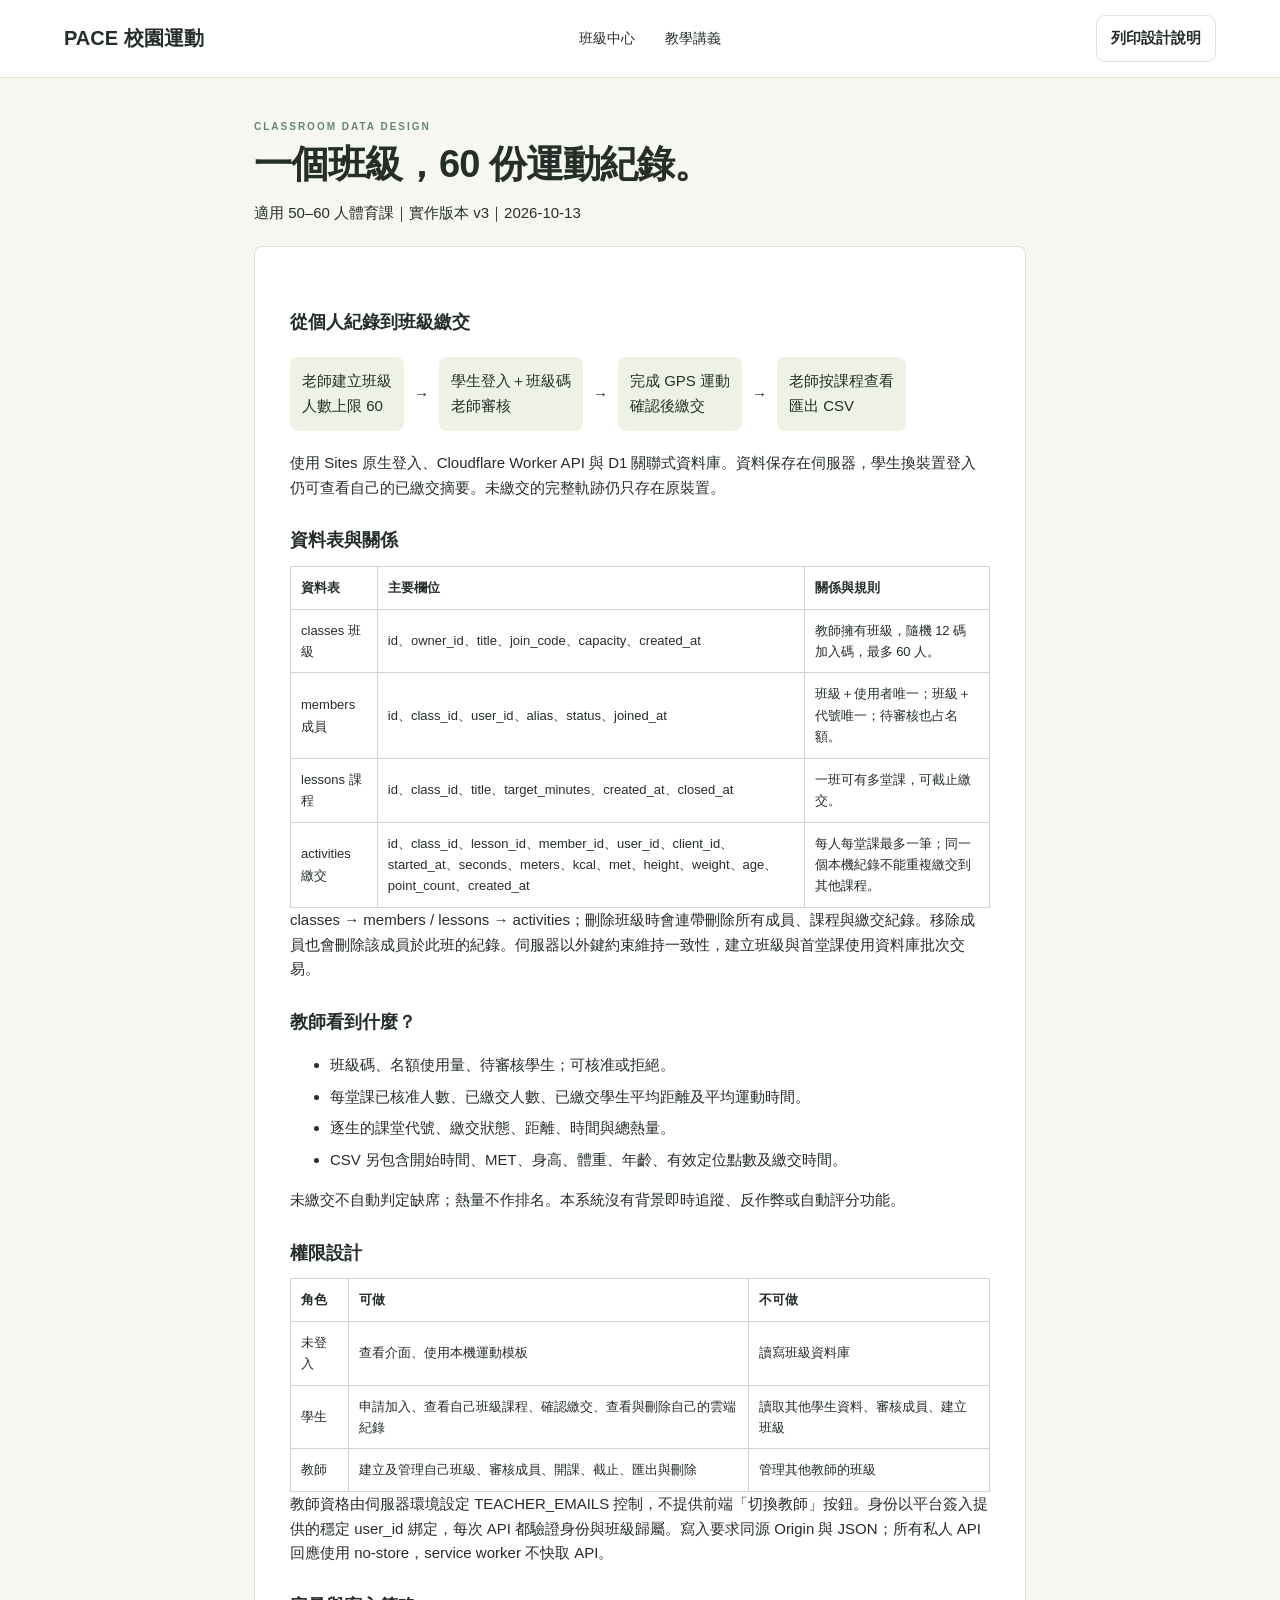
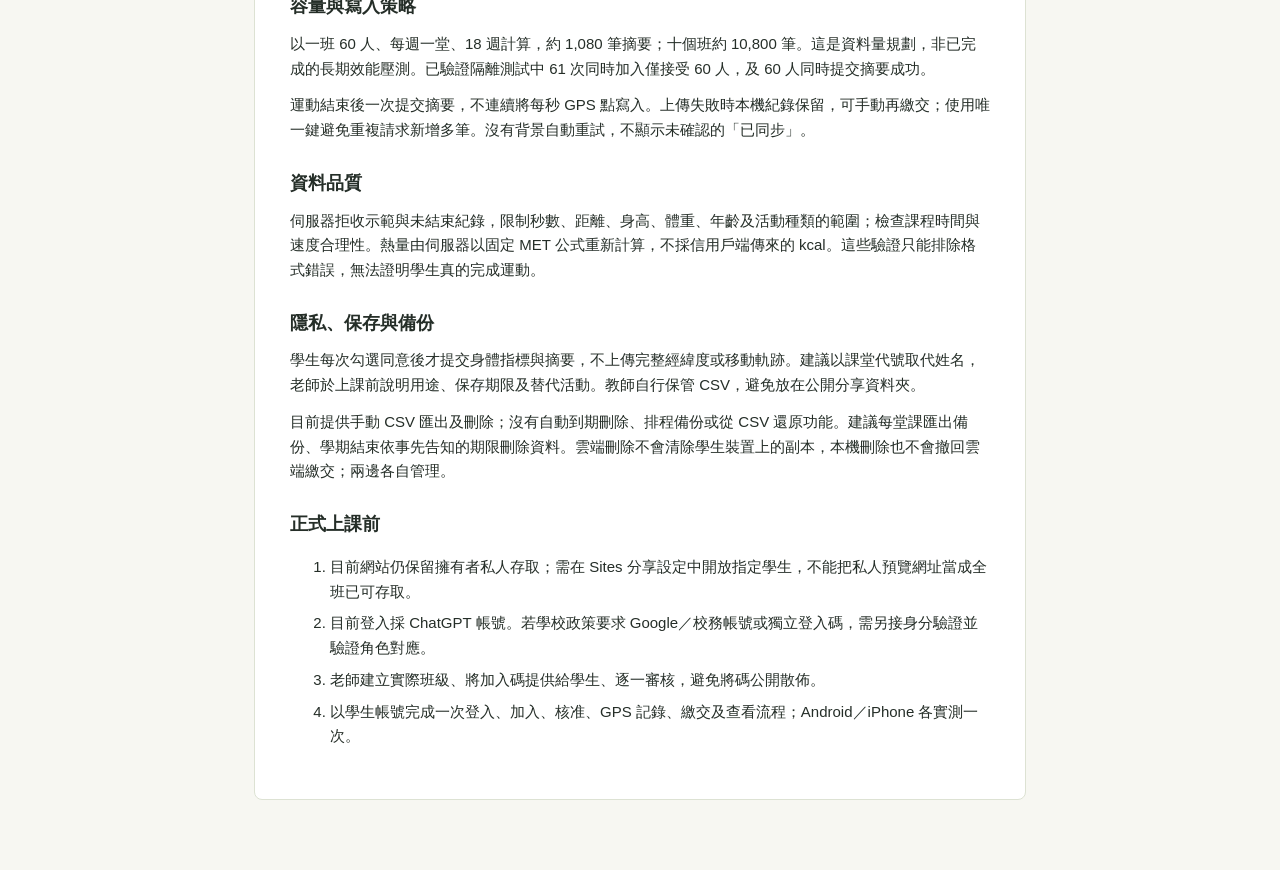
<file: database.html>
<!doctype html><html lang="zh-Hant"><head><meta charset="utf-8"><meta name="viewport" content="width=device-width,initial-scale=1"><link rel="stylesheet" href="document.css"><title>班級資料庫設計 · PACE</title></head><body><header><a class="brand" href="index.html">PACE 校園運動</a><nav><a href="classroom.html">班級中心</a><a href="handout.html">教學講義</a></nav><button onclick="window.print()">列印設計說明</button></header><main class="doc"><span class="eyebrow">CLASSROOM DATA DESIGN</span><h1>一個班級，60 份運動紀錄。</h1><p>適用 50–60 人體育課｜實作版本 v3｜2026-10-13</p><article><h2>從個人紀錄到班級繳交</h2><div class="diagram"><span>老師建立班級<br>人數上限 60</span>→<span>學生登入＋班級碼<br>老師審核</span>→<span>完成 GPS 運動<br>確認後繳交</span>→<span>老師按課程查看<br>匯出 CSV</span></div><p>使用 Sites 原生登入、Cloudflare Worker API 與 D1 關聯式資料庫。資料保存在伺服器，學生換裝置登入仍可查看自己的已繳交摘要。未繳交的完整軌跡仍只存在原裝置。</p><h2>資料表與關係</h2><table><tr><th>資料表</th><th>主要欄位</th><th>關係與規則</th></tr><tr><td>classes 班級</td><td>id、owner_id、title、join_code、capacity、created_at</td><td>教師擁有班級，隨機 12 碼加入碼，最多 60 人。</td></tr><tr><td>members 成員</td><td>id、class_id、user_id、alias、status、joined_at</td><td>班級＋使用者唯一；班級＋代號唯一；待審核也占名額。</td></tr><tr><td>lessons 課程</td><td>id、class_id、title、target_minutes、created_at、closed_at</td><td>一班可有多堂課，可截止繳交。</td></tr><tr><td>activities 繳交</td><td>id、class_id、lesson_id、member_id、user_id、client_id、started_at、seconds、meters、kcal、met、height、weight、age、point_count、created_at</td><td>每人每堂課最多一筆；同一個本機紀錄不能重複繳交到其他課程。</td></tr></table><p>classes → members / lessons → activities；刪除班級時會連帶刪除所有成員、課程與繳交紀錄。移除成員也會刪除該成員於此班的紀錄。伺服器以外鍵約束維持一致性，建立班級與首堂課使用資料庫批次交易。</p><h2>教師看到什麼？</h2><ul><li>班級碼、名額使用量、待審核學生；可核准或拒絕。</li><li>每堂課已核准人數、已繳交人數、已繳交學生平均距離及平均運動時間。</li><li>逐生的課堂代號、繳交狀態、距離、時間與總熱量。</li><li>CSV 另包含開始時間、MET、身高、體重、年齡、有效定位點數及繳交時間。</li></ul><p>未繳交不自動判定缺席；熱量不作排名。本系統沒有背景即時追蹤、反作弊或自動評分功能。</p><h2>權限設計</h2><table><tr><th>角色</th><th>可做</th><th>不可做</th></tr><tr><td>未登入</td><td>查看介面、使用本機運動模板</td><td>讀寫班級資料庫</td></tr><tr><td>學生</td><td>申請加入、查看自己班級課程、確認繳交、查看與刪除自己的雲端紀錄</td><td>讀取其他學生資料、審核成員、建立班級</td></tr><tr><td>教師</td><td>建立及管理自己班級、審核成員、開課、截止、匯出與刪除</td><td>管理其他教師的班級</td></tr></table><p>教師資格由伺服器環境設定 TEACHER_EMAILS 控制，不提供前端「切換教師」按鈕。身份以平台簽入提供的穩定 user_id 綁定，每次 API 都驗證身份與班級歸屬。寫入要求同源 Origin 與 JSON；所有私人 API 回應使用 no-store，service worker 不快取 API。</p><h2>容量與寫入策略</h2><p>以一班 60 人、每週一堂、18 週計算，約 1,080 筆摘要；十個班約 10,800 筆。這是資料量規劃，非已完成的長期效能壓測。已驗證隔離測試中 61 次同時加入僅接受 60 人，及 60 人同時提交摘要成功。</p><p>運動結束後一次提交摘要，不連續將每秒 GPS 點寫入。上傳失敗時本機紀錄保留，可手動再繳交；使用唯一鍵避免重複請求新增多筆。沒有背景自動重試，不顯示未確認的「已同步」。</p><h2>資料品質</h2><p>伺服器拒收示範與未結束紀錄，限制秒數、距離、身高、體重、年齡及活動種類的範圍；檢查課程時間與速度合理性。熱量由伺服器以固定 MET 公式重新計算，不採信用戶端傳來的 kcal。這些驗證只能排除格式錯誤，無法證明學生真的完成運動。</p><h2>隱私、保存與備份</h2><p>學生每次勾選同意後才提交身體指標與摘要，不上傳完整經緯度或移動軌跡。建議以課堂代號取代姓名，老師於上課前說明用途、保存期限及替代活動。教師自行保管 CSV，避免放在公開分享資料夾。</p><p>目前提供手動 CSV 匯出及刪除；沒有自動到期刪除、排程備份或從 CSV 還原功能。建議每堂課匯出備份、學期結束依事先告知的期限刪除資料。雲端刪除不會清除學生裝置上的副本，本機刪除也不會撤回雲端繳交；兩邊各自管理。</p><h2>正式上課前</h2><ol><li>目前網站仍保留擁有者私人存取；需在 Sites 分享設定中開放指定學生，不能把私人預覽網址當成全班已可存取。</li><li>目前登入採 ChatGPT 帳號。若學校政策要求 Google／校務帳號或獨立登入碼，需另接身分驗證並驗證角色對應。</li><li>老師建立實際班級、將加入碼提供給學生、逐一審核，避免將碼公開散佈。</li><li>以學生帳號完成一次登入、加入、核准、GPS 記錄、繳交及查看流程；Android／iPhone 各實測一次。</li></ol></article></main></body></html>
</file>
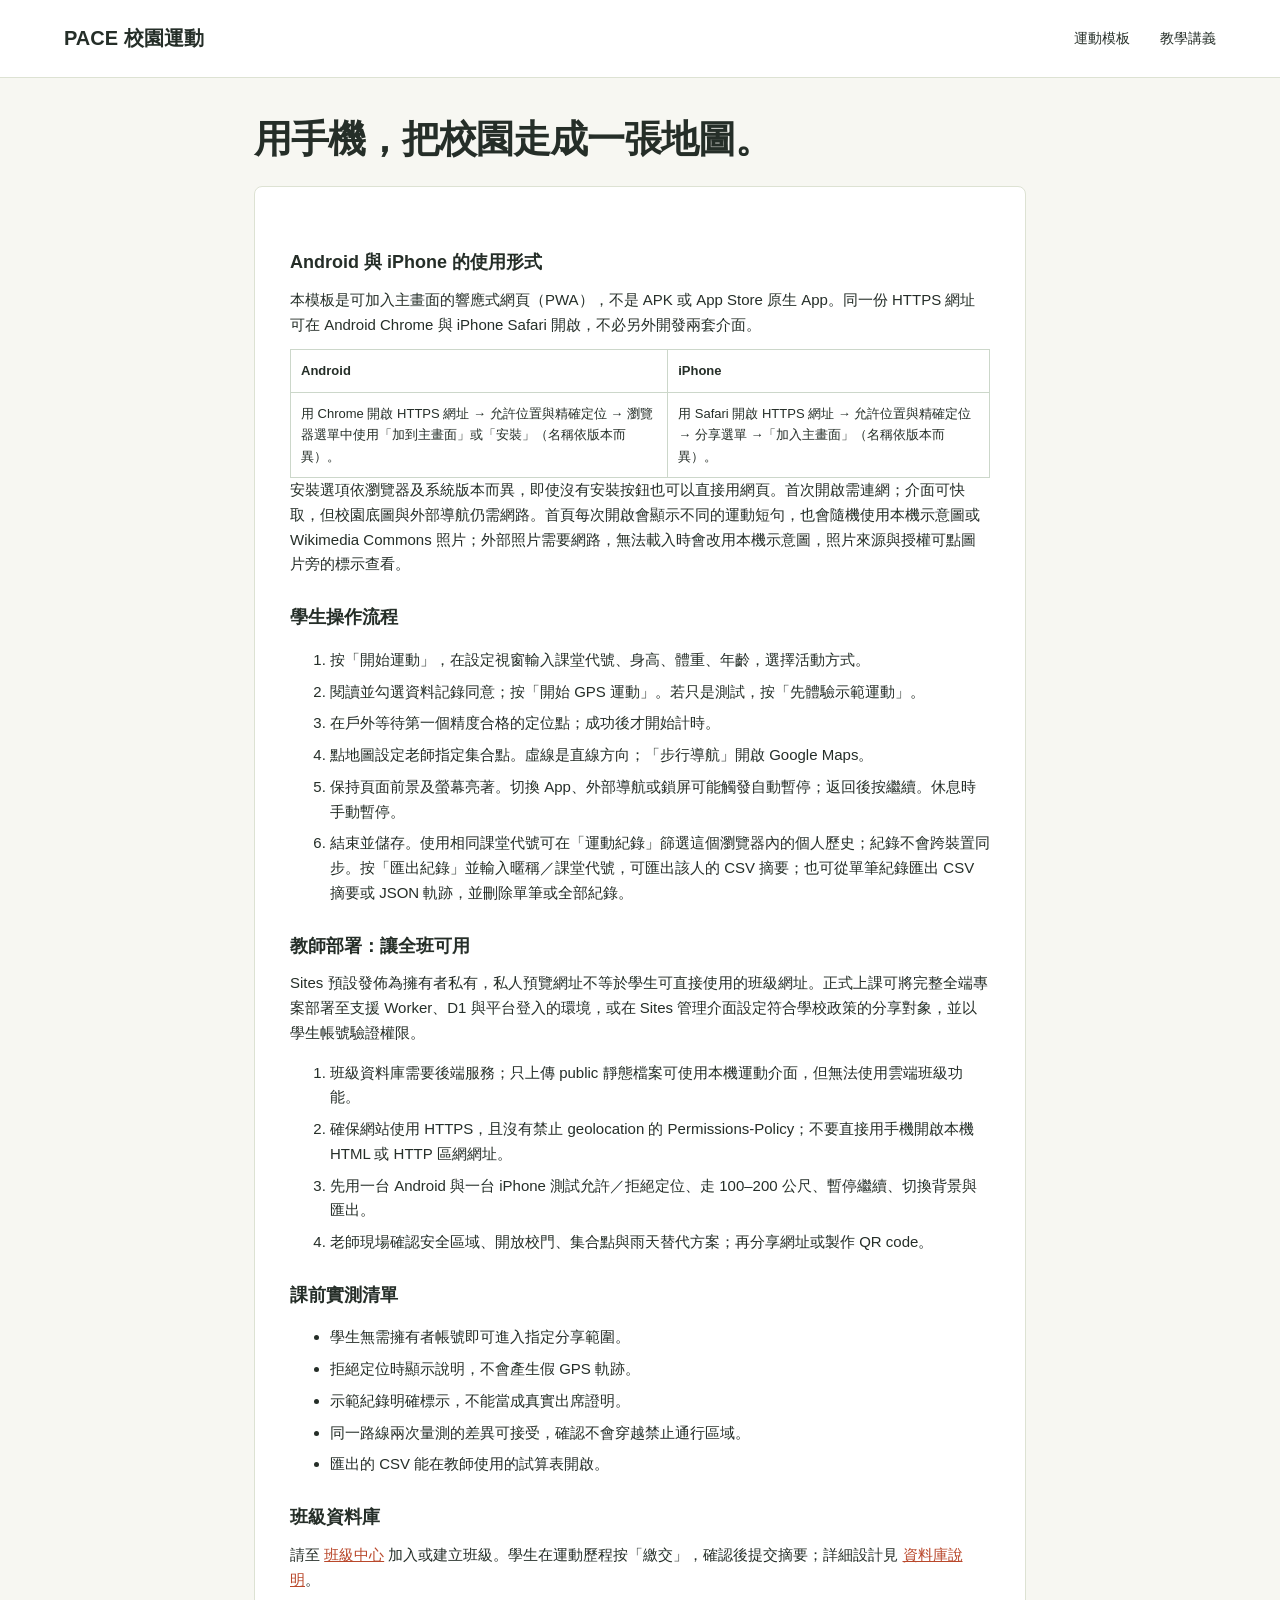
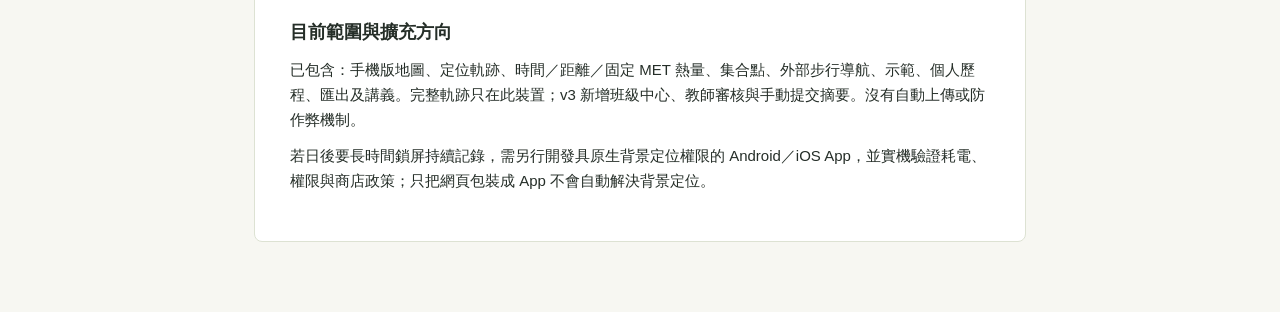
<file: guide.html>
<!doctype html><html lang="zh-Hant"><head><meta charset="utf-8"><meta name="viewport" content="width=device-width,initial-scale=1"><link rel="stylesheet" href="document.css"><title>手機使用與部署說明｜校園動起來</title></head><body><header><a class="brand" href="./">PACE 校園運動</a><nav><a href="./">運動模板</a><a href="handout.html">教學講義</a></nav></header><main class="doc"><h1>用手機，把校園走成一張地圖。</h1><article><h2>Android 與 iPhone 的使用形式</h2><p>本模板是可加入主畫面的響應式網頁（PWA），不是 APK 或 App Store 原生 App。同一份 HTTPS 網址可在 Android Chrome 與 iPhone Safari 開啟，不必另外開發兩套介面。</p><table><tr><th>Android</th><th>iPhone</th></tr><tr><td>用 Chrome 開啟 HTTPS 網址 → 允許位置與精確定位 → 瀏覽器選單中使用「加到主畫面」或「安裝」（名稱依版本而異）。</td><td>用 Safari 開啟 HTTPS 網址 → 允許位置與精確定位 → 分享選單 →「加入主畫面」（名稱依版本而異）。</td></tr></table><p>安裝選項依瀏覽器及系統版本而異，即使沒有安裝按鈕也可以直接用網頁。首次開啟需連網；介面可快取，但校園底圖與外部導航仍需網路。首頁每次開啟會顯示不同的運動短句，也會隨機使用本機示意圖或 Wikimedia Commons 照片；外部照片需要網路，無法載入時會改用本機示意圖，照片來源與授權可點圖片旁的標示查看。</p><h2>學生操作流程</h2><ol><li>按「開始運動」，在設定視窗輸入課堂代號、身高、體重、年齡，選擇活動方式。</li><li>閱讀並勾選資料記錄同意；按「開始 GPS 運動」。若只是測試，按「先體驗示範運動」。</li><li>在戶外等待第一個精度合格的定位點；成功後才開始計時。</li><li>點地圖設定老師指定集合點。虛線是直線方向；「步行導航」開啟 Google Maps。</li><li>保持頁面前景及螢幕亮著。切換 App、外部導航或鎖屏可能觸發自動暫停；返回後按繼續。休息時手動暫停。</li><li>結束並儲存。使用相同課堂代號可在「運動紀錄」篩選這個瀏覽器內的個人歷史；紀錄不會跨裝置同步。按「匯出紀錄」並輸入暱稱／課堂代號，可匯出該人的 CSV 摘要；也可從單筆紀錄匯出 CSV 摘要或 JSON 軌跡，並刪除單筆或全部紀錄。</li></ol><h2>教師部署：讓全班可用</h2><p>Sites 預設發佈為擁有者私有，私人預覽網址不等於學生可直接使用的班級網址。正式上課可將完整全端專案部署至支援 Worker、D1 與平台登入的環境，或在 Sites 管理介面設定符合學校政策的分享對象，並以學生帳號驗證權限。</p><ol><li>班級資料庫需要後端服務；只上傳 public 靜態檔案可使用本機運動介面，但無法使用雲端班級功能。</li><li>確保網站使用 HTTPS，且沒有禁止 geolocation 的 Permissions-Policy；不要直接用手機開啟本機 HTML 或 HTTP 區網網址。</li><li>先用一台 Android 與一台 iPhone 測試允許／拒絕定位、走 100–200 公尺、暫停繼續、切換背景與匯出。</li><li>老師現場確認安全區域、開放校門、集合點與雨天替代方案；再分享網址或製作 QR code。</li></ol><h2>課前實測清單</h2><ul><li>學生無需擁有者帳號即可進入指定分享範圍。</li><li>拒絕定位時顯示說明，不會產生假 GPS 軌跡。</li><li>示範紀錄明確標示，不能當成真實出席證明。</li><li>同一路線兩次量測的差異可接受，確認不會穿越禁止通行區域。</li><li>匯出的 CSV 能在教師使用的試算表開啟。</li></ul><h2>班級資料庫</h2><p>請至 <a href="classroom.html">班級中心</a> 加入或建立班級。學生在運動歷程按「繳交」，確認後提交摘要；詳細設計見 <a href="database.html">資料庫說明</a>。</p><h2>目前範圍與擴充方向</h2><p>已包含：手機版地圖、定位軌跡、時間／距離／固定 MET 熱量、集合點、外部步行導航、示範、個人歷程、匯出及講義。完整軌跡只在此裝置；v3 新增班級中心、教師審核與手動提交摘要。沒有自動上傳或防作弊機制。</p><p>若日後要長時間鎖屏持續記錄，需另行開發具原生背景定位權限的 Android／iOS App，並實機驗證耗電、權限與商店政策；只把網頁包裝成 App 不會自動解決背景定位。</p></article></main></body></html>
</file>
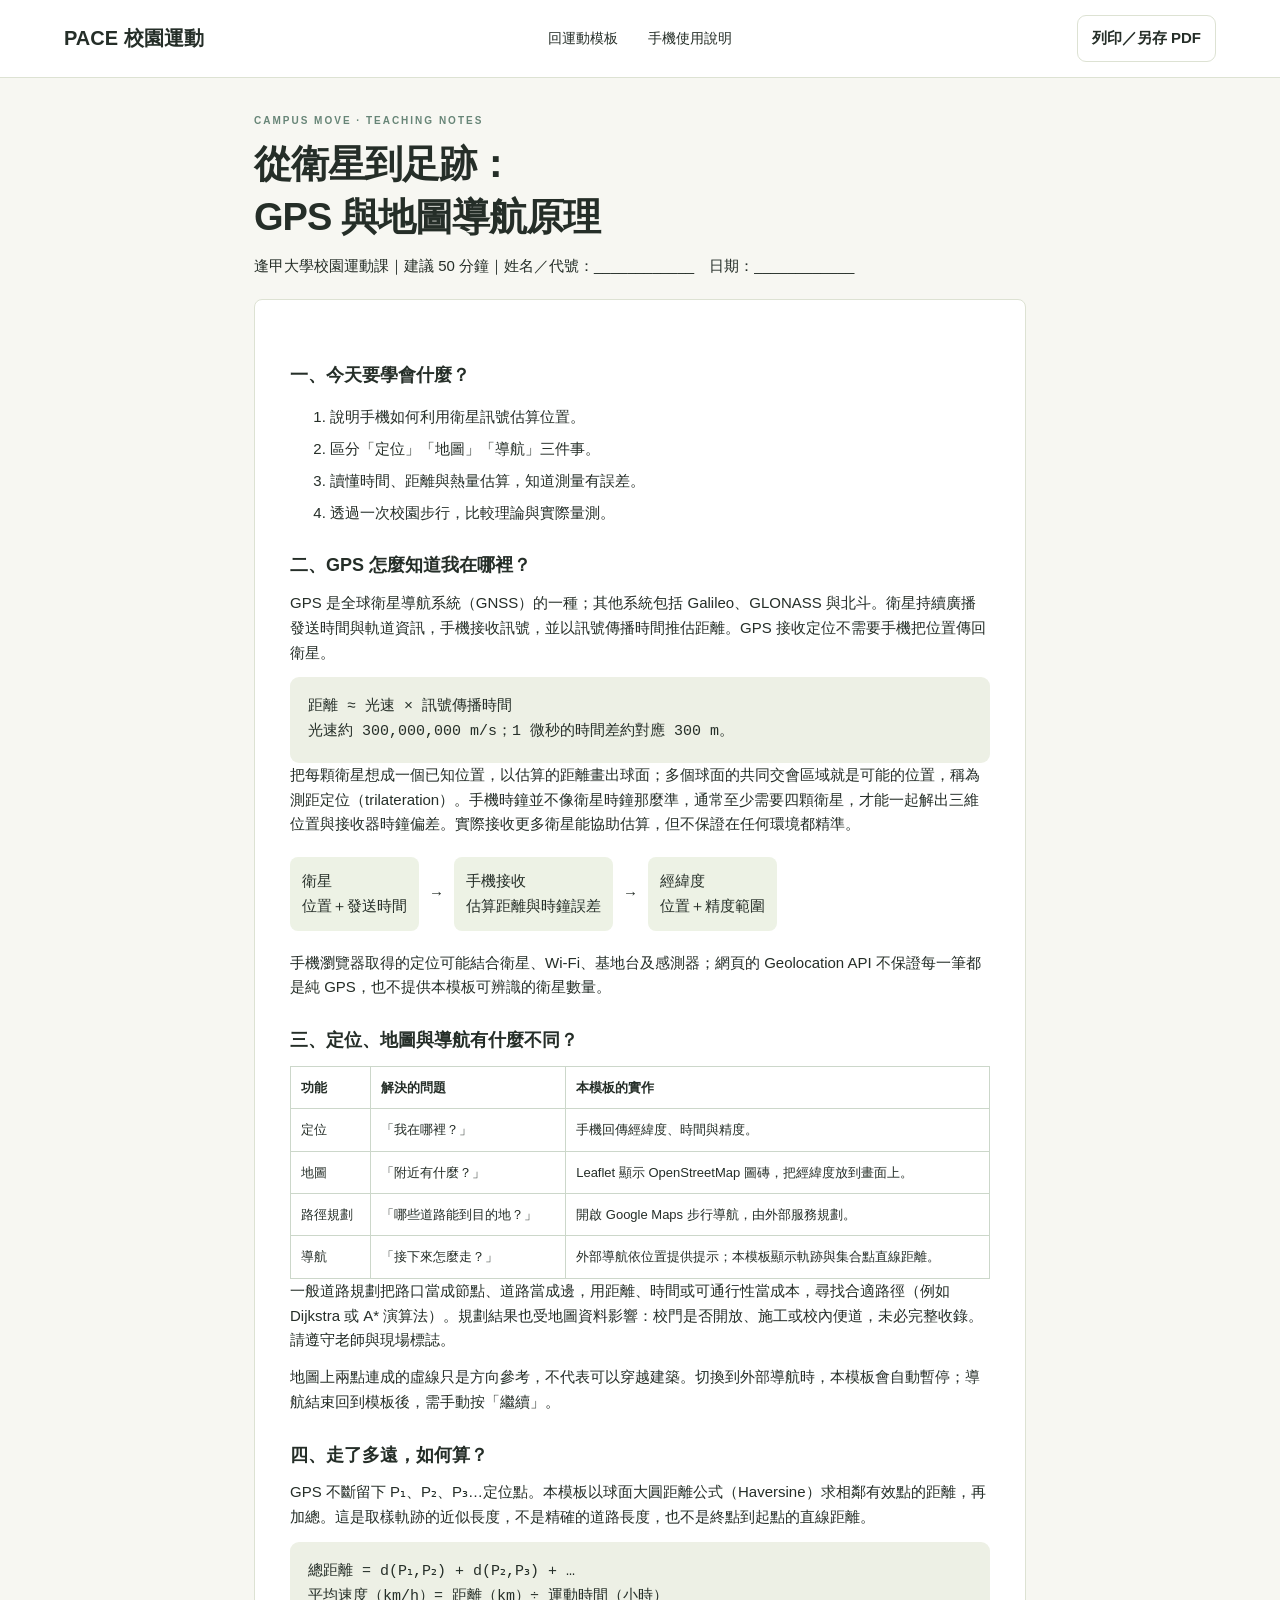
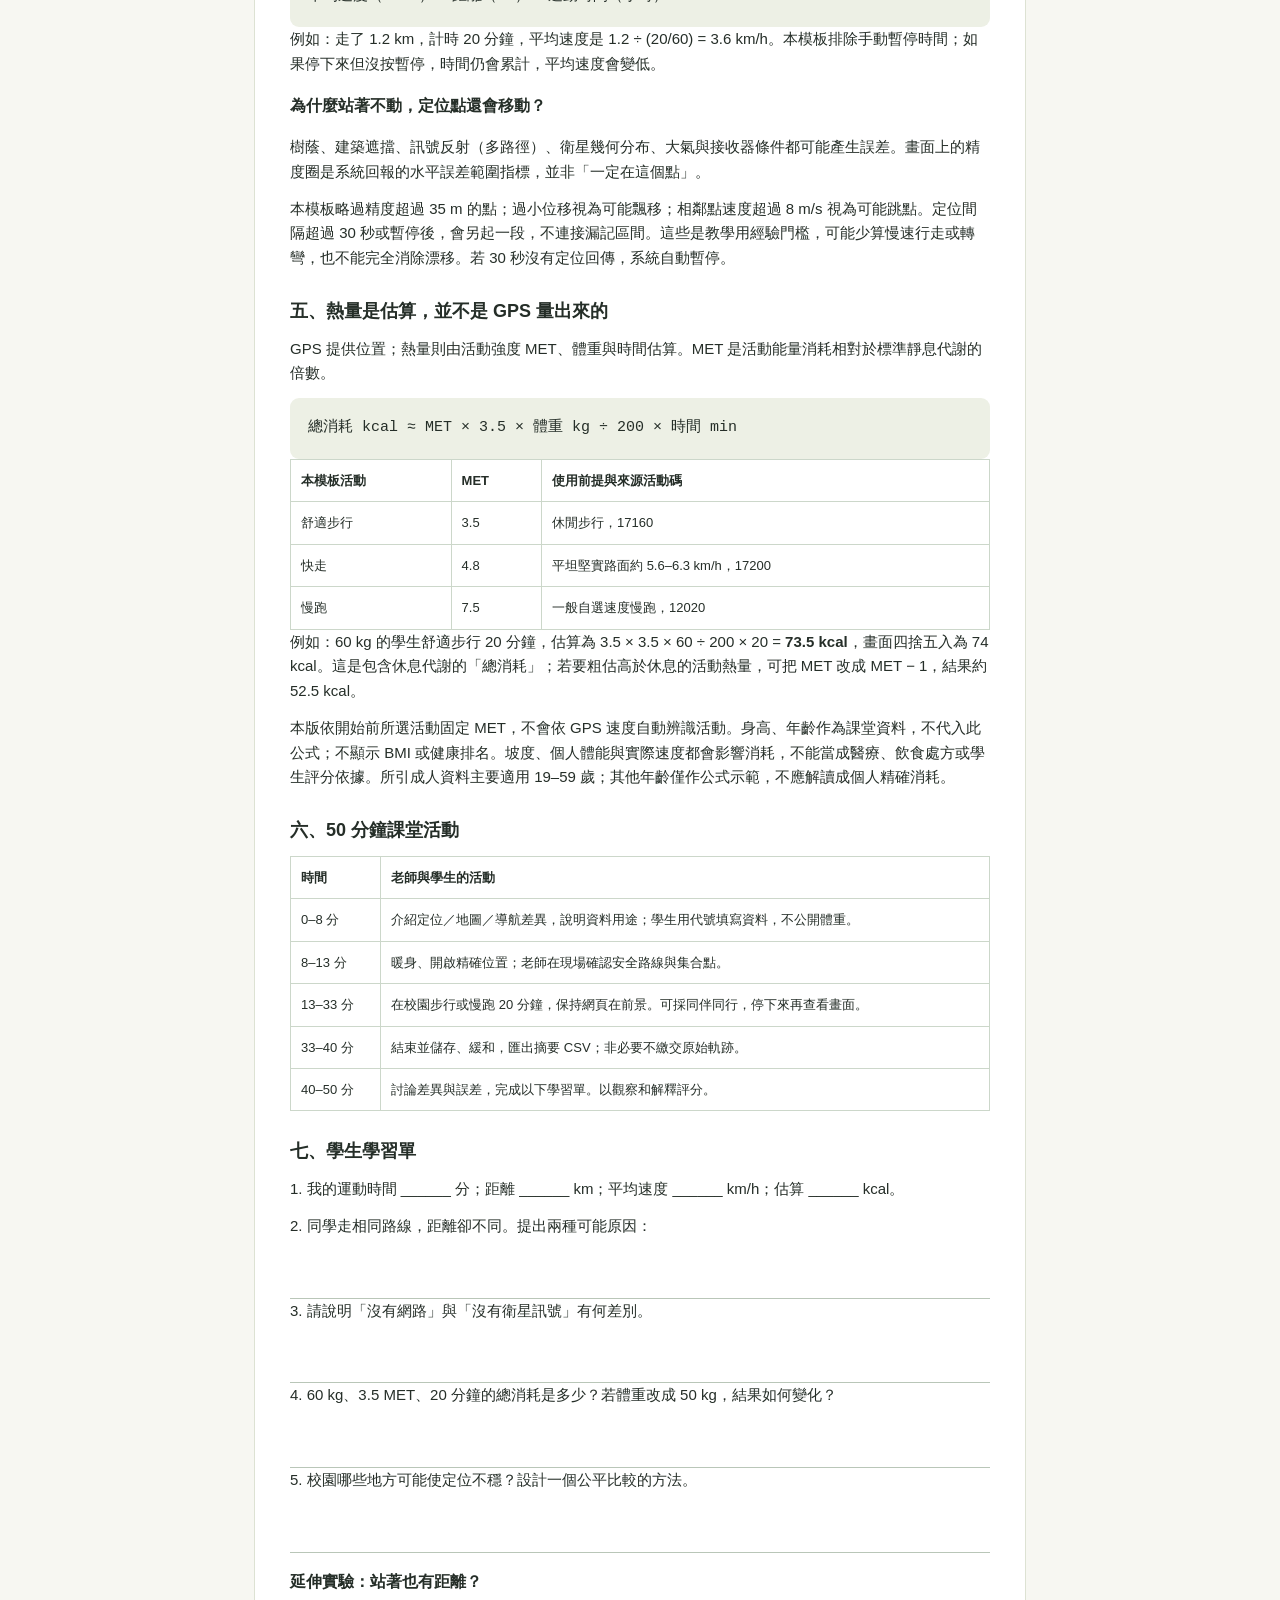
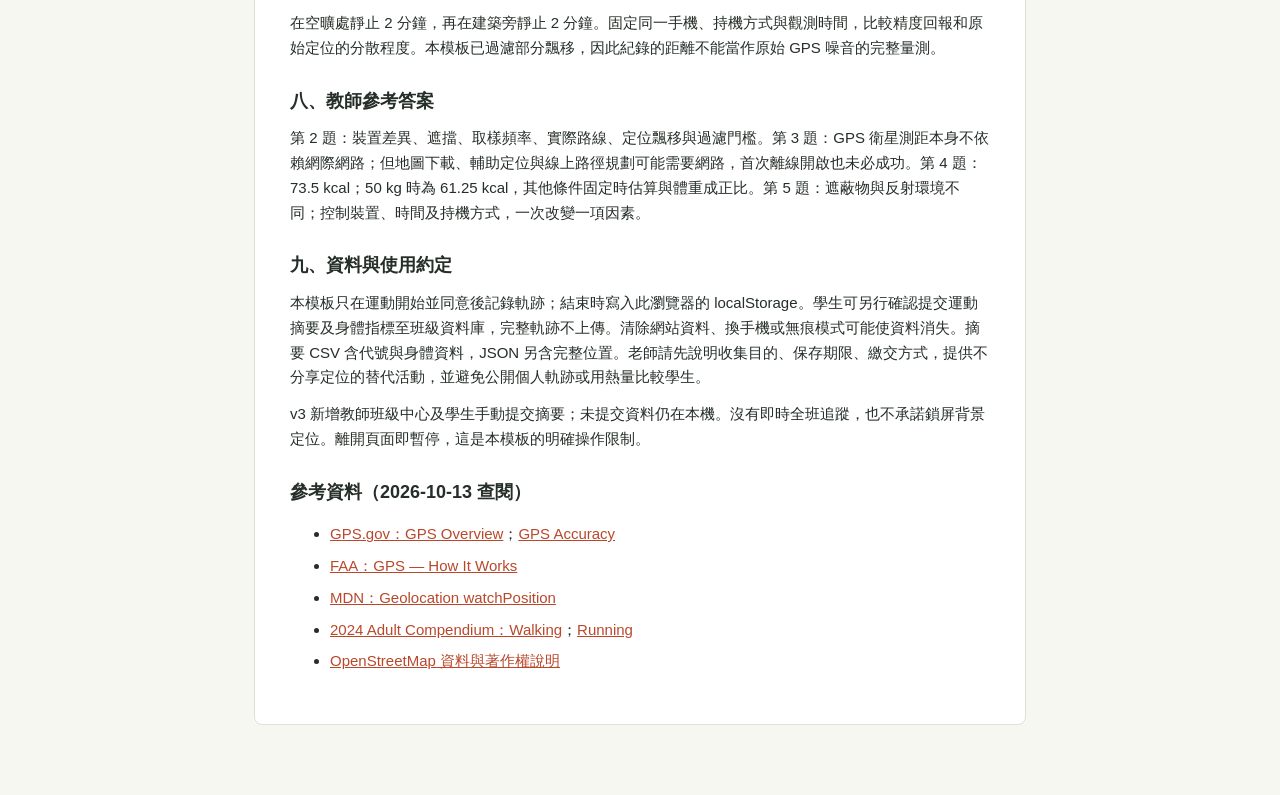
<file: handout.html>
<!doctype html><html lang="zh-Hant"><head><meta charset="utf-8"><meta name="viewport" content="width=device-width,initial-scale=1"><link rel="stylesheet" href="document.css"><title>GPS 與地圖導航原理｜教學講義</title></head><body><header><a class="brand" href="./">PACE 校園運動</a><nav><a href="./">回運動模板</a><a href="guide.html">手機使用說明</a></nav><button onclick="window.print()">列印／另存 PDF</button></header><main class="doc"><p class="eyebrow">CAMPUS MOVE · TEACHING NOTES</p><h1>從衛星到足跡：<br>GPS 與地圖導航原理</h1><p>逢甲大學校園運動課｜建議 50 分鐘｜姓名／代號：____________　日期：____________</p><article>
<h2>一、今天要學會什麼？</h2><ol><li>說明手機如何利用衛星訊號估算位置。</li><li>區分「定位」「地圖」「導航」三件事。</li><li>讀懂時間、距離與熱量估算，知道測量有誤差。</li><li>透過一次校園步行，比較理論與實際量測。</li></ol>
<h2>二、GPS 怎麼知道我在哪裡？</h2><p>GPS 是全球衛星導航系統（GNSS）的一種；其他系統包括 Galileo、GLONASS 與北斗。衛星持續廣播發送時間與軌道資訊，手機接收訊號，並以訊號傳播時間推估距離。GPS 接收定位不需要手機把位置傳回衛星。</p><div class="formula">距離 ≈ 光速 × 訊號傳播時間<br>光速約 300,000,000 m/s；1 微秒的時間差約對應 300 m。</div><p>把每顆衛星想成一個已知位置，以估算的距離畫出球面；多個球面的共同交會區域就是可能的位置，稱為測距定位（trilateration）。手機時鐘並不像衛星時鐘那麼準，通常至少需要四顆衛星，才能一起解出三維位置與接收器時鐘偏差。實際接收更多衛星能協助估算，但不保證在任何環境都精準。</p><div class="diagram"><span>衛星<br>位置＋發送時間</span>→<span>手機接收<br>估算距離與時鐘誤差</span>→<span>經緯度<br>位置＋精度範圍</span></div><p>手機瀏覽器取得的定位可能結合衛星、Wi-Fi、基地台及感測器；網頁的 Geolocation API 不保證每一筆都是純 GPS，也不提供本模板可辨識的衛星數量。</p>
<h2>三、定位、地圖與導航有什麼不同？</h2><table><thead><tr><th>功能</th><th>解決的問題</th><th>本模板的實作</th></tr></thead><tbody><tr><td>定位</td><td>「我在哪裡？」</td><td>手機回傳經緯度、時間與精度。</td></tr><tr><td>地圖</td><td>「附近有什麼？」</td><td>Leaflet 顯示 OpenStreetMap 圖磚，把經緯度放到畫面上。</td></tr><tr><td>路徑規劃</td><td>「哪些道路能到目的地？」</td><td>開啟 Google Maps 步行導航，由外部服務規劃。</td></tr><tr><td>導航</td><td>「接下來怎麼走？」</td><td>外部導航依位置提供提示；本模板顯示軌跡與集合點直線距離。</td></tr></tbody></table><p>一般道路規劃把路口當成節點、道路當成邊，用距離、時間或可通行性當成本，尋找合適路徑（例如 Dijkstra 或 A* 演算法）。規劃結果也受地圖資料影響：校門是否開放、施工或校內便道，未必完整收錄。請遵守老師與現場標誌。</p><p>地圖上兩點連成的虛線只是方向參考，不代表可以穿越建築。切換到外部導航時，本模板會自動暫停；導航結束回到模板後，需手動按「繼續」。</p>
<h2>四、走了多遠，如何算？</h2><p>GPS 不斷留下 P₁、P₂、P₃…定位點。本模板以球面大圓距離公式（Haversine）求相鄰有效點的距離，再加總。這是取樣軌跡的近似長度，不是精確的道路長度，也不是終點到起點的直線距離。</p><div class="formula">總距離 = d(P₁,P₂) + d(P₂,P₃) + …<br>平均速度（km/h）= 距離（km）÷ 運動時間（小時）</div><p>例如：走了 1.2 km，計時 20 分鐘，平均速度是 1.2 ÷ (20/60) = 3.6 km/h。本模板排除手動暫停時間；如果停下來但沒按暫停，時間仍會累計，平均速度會變低。</p><h3>為什麼站著不動，定位點還會移動？</h3><p>樹蔭、建築遮擋、訊號反射（多路徑）、衛星幾何分布、大氣與接收器條件都可能產生誤差。畫面上的精度圈是系統回報的水平誤差範圍指標，並非「一定在這個點」。</p><p>本模板略過精度超過 35 m 的點；過小位移視為可能飄移；相鄰點速度超過 8 m/s 視為可能跳點。定位間隔超過 30 秒或暫停後，會另起一段，不連接漏記區間。這些是教學用經驗門檻，可能少算慢速行走或轉彎，也不能完全消除漂移。若 30 秒沒有定位回傳，系統自動暫停。</p>
<h2>五、熱量是估算，並不是 GPS 量出來的</h2><p>GPS 提供位置；熱量則由活動強度 MET、體重與時間估算。MET 是活動能量消耗相對於標準靜息代謝的倍數。</p><div class="formula">總消耗 kcal ≈ MET × 3.5 × 體重 kg ÷ 200 × 時間 min</div><table><thead><tr><th>本模板活動</th><th>MET</th><th>使用前提與來源活動碼</th></tr></thead><tbody><tr><td>舒適步行</td><td>3.5</td><td>休閒步行，17160</td></tr><tr><td>快走</td><td>4.8</td><td>平坦堅實路面約 5.6–6.3 km/h，17200</td></tr><tr><td>慢跑</td><td>7.5</td><td>一般自選速度慢跑，12020</td></tr></tbody></table><p>例如：60 kg 的學生舒適步行 20 分鐘，估算為 3.5 × 3.5 × 60 ÷ 200 × 20 = <strong>73.5 kcal</strong>，畫面四捨五入為 74 kcal。這是包含休息代謝的「總消耗」；若要粗估高於休息的活動熱量，可把 MET 改成 MET − 1，結果約 52.5 kcal。</p><p>本版依開始前所選活動固定 MET，不會依 GPS 速度自動辨識活動。身高、年齡作為課堂資料，不代入此公式；不顯示 BMI 或健康排名。坡度、個人體能與實際速度都會影響消耗，不能當成醫療、飲食處方或學生評分依據。所引成人資料主要適用 19–59 歲；其他年齡僅作公式示範，不應解讀成個人精確消耗。</p>
<h2>六、50 分鐘課堂活動</h2><table><thead><tr><th>時間</th><th>老師與學生的活動</th></tr></thead><tbody><tr><td>0–8 分</td><td>介紹定位／地圖／導航差異，說明資料用途；學生用代號填寫資料，不公開體重。</td></tr><tr><td>8–13 分</td><td>暖身、開啟精確位置；老師在現場確認安全路線與集合點。</td></tr><tr><td>13–33 分</td><td>在校園步行或慢跑 20 分鐘，保持網頁在前景。可採同伴同行，停下來再查看畫面。</td></tr><tr><td>33–40 分</td><td>結束並儲存、緩和，匯出摘要 CSV；非必要不繳交原始軌跡。</td></tr><tr><td>40–50 分</td><td>討論差異與誤差，完成以下學習單。以觀察和解釋評分。</td></tr></tbody></table>
<h2>七、學生學習單</h2><p>1. 我的運動時間 ______ 分；距離 ______ km；平均速度 ______ km/h；估算 ______ kcal。</p><p>2. 同學走相同路線，距離卻不同。提出兩種可能原因：</p><div class="answer"></div><p>3. 請說明「沒有網路」與「沒有衛星訊號」有何差別。</p><div class="answer"></div><p>4. 60 kg、3.5 MET、20 分鐘的總消耗是多少？若體重改成 50 kg，結果如何變化？</p><div class="answer"></div><p>5. 校園哪些地方可能使定位不穩？設計一個公平比較的方法。</p><div class="answer"></div><h3>延伸實驗：站著也有距離？</h3><p>在空曠處靜止 2 分鐘，再在建築旁靜止 2 分鐘。固定同一手機、持機方式與觀測時間，比較精度回報和原始定位的分散程度。本模板已過濾部分飄移，因此紀錄的距離不能當作原始 GPS 噪音的完整量測。</p>
<h2>八、教師參考答案</h2><p>第 2 題：裝置差異、遮擋、取樣頻率、實際路線、定位飄移與過濾門檻。第 3 題：GPS 衛星測距本身不依賴網際網路；但地圖下載、輔助定位與線上路徑規劃可能需要網路，首次離線開啟也未必成功。第 4 題：73.5 kcal；50 kg 時為 61.25 kcal，其他條件固定時估算與體重成正比。第 5 題：遮蔽物與反射環境不同；控制裝置、時間及持機方式，一次改變一項因素。</p>
<h2>九、資料與使用約定</h2><p>本模板只在運動開始並同意後記錄軌跡；結束時寫入此瀏覽器的 localStorage。學生可另行確認提交運動摘要及身體指標至班級資料庫，完整軌跡不上傳。清除網站資料、換手機或無痕模式可能使資料消失。摘要 CSV 含代號與身體資料，JSON 另含完整位置。老師請先說明收集目的、保存期限、繳交方式，提供不分享定位的替代活動，並避免公開個人軌跡或用熱量比較學生。</p><p>v3 新增教師班級中心及學生手動提交摘要；未提交資料仍在本機。沒有即時全班追蹤，也不承諾鎖屏背景定位。離開頁面即暫停，這是本模板的明確操作限制。</p>
<h2>參考資料（2026-10-13 查閱）</h2><ul><li><a href="https://www.gps.gov/systems/gps/index.php">GPS.gov：GPS Overview</a>；<a href="https://www.gps.gov/gps-accuracy">GPS Accuracy</a></li><li><a href="https://www.faa.gov/about/office_org/headquarters_offices/ato/service_units/techops/navservices/gnss/gps/howitworks">FAA：GPS — How It Works</a></li><li><a href="https://developer.mozilla.org/en-US/docs/Web/API/Geolocation/watchPosition">MDN：Geolocation watchPosition</a></li><li><a href="https://pacompendium.com/walking/">2024 Adult Compendium：Walking</a>；<a href="https://pacompendium.com/running/">Running</a></li><li><a href="https://www.openstreetmap.org/copyright">OpenStreetMap 資料與著作權說明</a></li></ul></article></main></body></html>
</file>
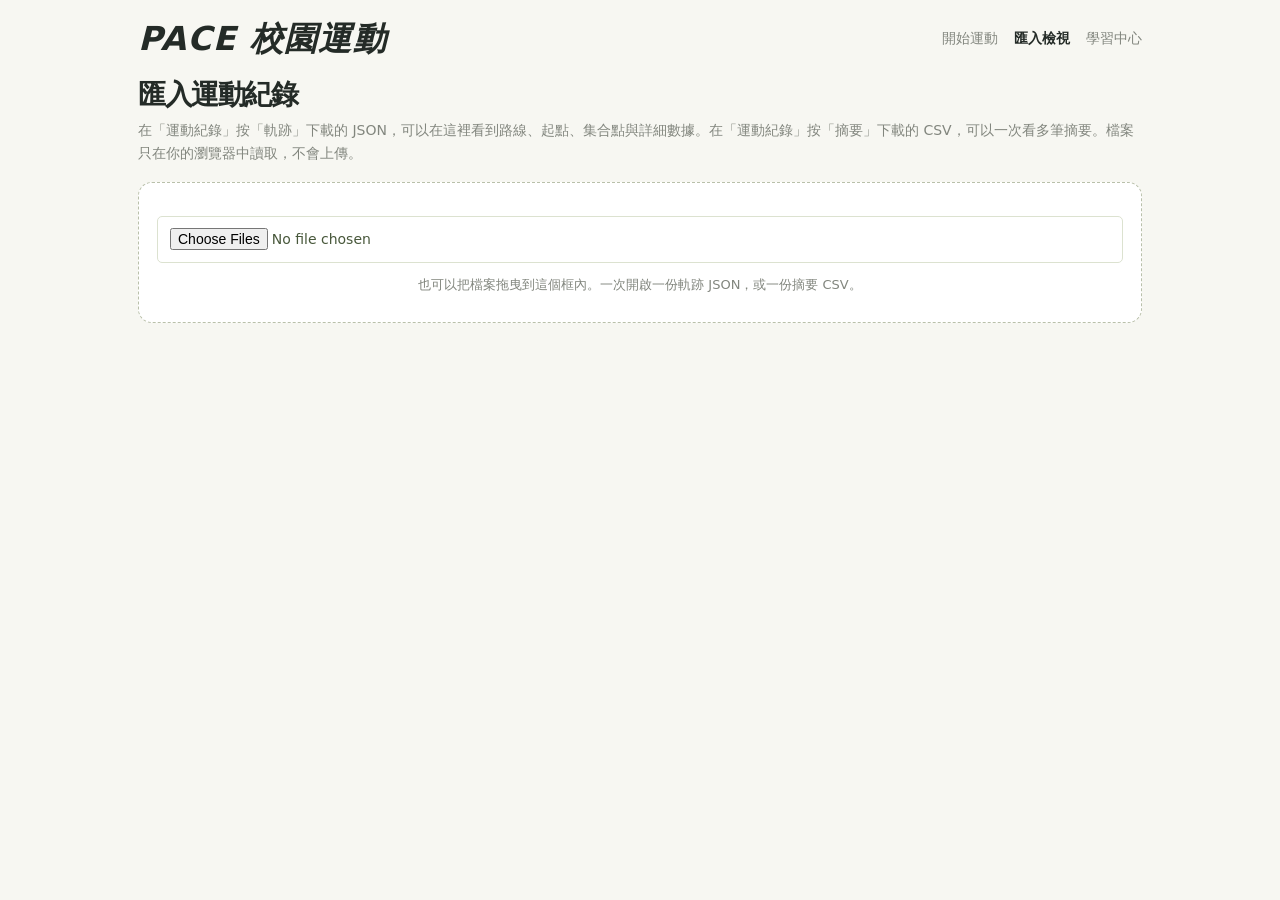
<file: review.html>
<!doctype html>
<html lang="zh-Hant">
<head>
<meta charset="utf-8">
<meta name="viewport" content="width=device-width,initial-scale=1,viewport-fit=cover">
<meta name="theme-color" content="#222824">
<link rel="icon" href="icon.svg" type="image/svg+xml">
<link rel="stylesheet" href="vendor/leaflet.css">
<link rel="stylesheet" href="style.css">
<title>匯入檢視 · PACE 校園運動</title>
<style>
body{background:var(--paper);color:var(--ink);font-family:"PingFang TC","Noto Sans TC","Microsoft JhengHei",system-ui,sans-serif;margin:0}
.review{max-width:1040px;margin:0 auto;padding:22px 18px 64px}
.rtop{display:flex;justify-content:space-between;align-items:center;gap:12px;flex-wrap:wrap;margin-bottom:22px}
.rtop .brand{color:var(--ink);text-decoration:none;font-weight:800;letter-spacing:.04em}
.rtop nav a{color:var(--muted);text-decoration:none;margin-left:16px;font-size:14px}
.rtop nav a.active{color:var(--ink);font-weight:700}
h1{font-size:28px;margin:0 0 6px}
.lead{color:var(--muted);margin:0 0 18px;font-size:14px;line-height:1.6}
.drop{background:#fff;border:1.5px dashed #b9c0aa;border-radius:14px;padding:26px 18px;text-align:center}
.drop input{font:inherit}
#status{margin:12px 0 0;min-height:1.4em;color:var(--muted);font-size:14px}
.card{background:#fff;border:1px solid var(--line);border-radius:14px;padding:16px;margin-top:18px}
.stats{display:grid;grid-template-columns:repeat(4,1fr);gap:10px}
.stats div{background:var(--paper);border-radius:10px;padding:12px}
.stats span{display:block;color:var(--muted);font-size:12px}
.stats strong{font-size:24px}
.stats small{color:var(--muted);font-size:12px;margin-left:4px}
#reviewMap{height:380px;border-radius:12px;margin-top:12px;border:1px solid var(--line)}
dl{display:grid;grid-template-columns:150px 1fr;gap:8px 16px;margin:0;font-size:14px}
dt{color:var(--muted)}
dd{margin:0;word-break:break-word}
.note{color:var(--muted);font-size:13px;line-height:1.6;margin-top:12px}
table{width:100%;border-collapse:collapse;font-size:13px;margin-top:10px}
th,td{border-bottom:1px solid var(--line);padding:7px 6px;text-align:left;white-space:nowrap}
th{color:var(--muted);font-weight:600}
.table-wrap{overflow-x:auto}
@media (max-width:640px){.stats{grid-template-columns:repeat(2,1fr)}dl{grid-template-columns:1fr}dt{margin-top:6px}}
</style>
</head>
<body>
<main class="review">
<header class="rtop">
  <a class="brand" href="index.html">PACE 校園運動</a>
  <nav><a href="index.html">開始運動</a><a class="active" href="review.html">匯入檢視</a><a href="handout.html">學習中心</a></nav>
</header>
<h1>匯入運動紀錄</h1>
<p class="lead">在「運動紀錄」按「軌跡」下載的 JSON，可以在這裡看到路線、起點、集合點與詳細數據。在「運動紀錄」按「摘要」下載的 CSV，可以一次看多筆摘要。檔案只在你的瀏覽器中讀取，不會上傳。</p>

<section class="drop" id="drop">
  <input id="file" type="file" accept=".json,.csv,application/json,text/csv" multiple>
  <p class="note">也可以把檔案拖曳到這個框內。一次開啟一份軌跡 JSON，或一份摘要 CSV。</p>
</section>
<p id="status" role="status" aria-live="polite"></p>

<section class="card" id="detail" hidden>
  <div class="stats">
    <div><span>累積距離</span><strong id="statDistance">0.00</strong><small>km</small></div>
    <div><span>運動時間</span><strong id="statTime">00:00</strong></div>
    <div><span>平均速度</span><strong id="statSpeed">0.0</strong><small>km/h</small></div>
    <div><span>估算熱量</span><strong id="statKcal">0</strong><small>kcal</small></div>
  </div>
  <div id="reviewMap" aria-label="運動軌跡地圖"></div>
  <p class="note">藍色終點與綠色起點之間為實際記錄的軌跡。若有設定集合點，虛線為終點到集合點的直線距離，不是步行路線。</p>
  <dl id="facts" style="margin-top:14px"></dl>
</section>

<section class="card" id="list" hidden>
  <div id="listSummary" class="note"></div>
  <div class="table-wrap"><table><thead id="listHead"></thead><tbody id="listBody"></tbody></table></div>
</section>
</main>
<script src="vendor/leaflet.js"></script>
<script src="tiles.js"></script>
<script src="core.js"></script>
<script src="review.js"></script>
</body>
</html>
</file>
<file: document.css>
:root{--ink:#183e36;--muted:#697a74;--green:#155b49;--lime:#d9efaa;--border:#dde4df}*{box-sizing:border-box}html{scroll-behavior:smooth}body{margin:0;background:#f5f6f1;color:var(--ink);font:15px/1.65 -apple-system,BlinkMacSystemFont,"Noto Sans TC",sans-serif}button,input,select{font:inherit}button,a,input,select{-webkit-tap-highlight-color:transparent}a{color:inherit;text-decoration:none}button{cursor:pointer;border:1px solid var(--border);border-radius:9px;background:white;color:var(--ink);padding:10px 14px;font-weight:600}button:hover{background:#edf2e9}button:disabled{opacity:.4;cursor:default}button:focus-visible,a:focus-visible,input:focus-visible,select:focus-visible{outline:3px solid #86b888;outline-offset:3px}header{height:92px;border-bottom:1px solid var(--border);display:flex;align-items:center;justify-content:space-between;gap:28px;padding:0 5vw;background:#fff}.brand{display:flex;align-items:center;gap:12px;font-size:20px;font-weight:750}.brand small{display:block;font-size:9px;letter-spacing:1.8px;color:var(--muted)}.brandmark{width:43px;height:43px;background:var(--green);color:var(--lime);display:grid;place-items:center;border-radius:14px;font-size:32px}nav{display:flex;gap:30px;font-size:14px}nav a:hover{text-decoration:underline}.tag{font-size:11px;border:1px solid var(--border);border-radius:20px;padding:4px 10px;white-space:nowrap}main{max-width:1440px;margin:auto;padding:35px 5vw 0}.intro{display:flex;justify-content:space-between;gap:30px;align-items:center;margin-bottom:30px}.eyebrow{font-size:10px;letter-spacing:2px;font-weight:750;color:#678577;margin:0 0 8px}h1{font-size:clamp(25px,3vw,38px);letter-spacing:-1px;line-height:1.4;margin:0 0 10px}p{margin:0 0 12px}.intro p:not(.eyebrow){color:var(--muted);font-size:14px}.lesson{border-left:3px solid #a6c97a;padding-left:18px;min-width:230px}.lesson span,.lesson small{display:block;font-size:11px;color:var(--muted)}.lesson strong{display:block;font-size:19px;margin:3px 0}.workspace{display:grid;grid-template-columns:310px minmax(0,1fr);gap:22px;align-items:start}.panel{background:white;border:1px solid var(--border);border-radius:16px;padding:24px}.sectiontitle{display:flex;align-items:center;gap:10px;margin-bottom:22px}h2{font-size:18px;margin:0;font-weight:700}.sectiontitle .tag,.sectiontitle .smallbutton{margin-left:auto}.step{font-size:10px;font-weight:700;background:#eef2e9;padding:3px 8px;border-radius:5px}.setup{padding:22px}fieldset{border:0;padding:0;margin:0}label{display:block;font-size:13px;font-weight:600;margin-bottom:15px}label>span{font-size:10px;font-weight:400;color:var(--muted);margin-left:4px}input:not([type=checkbox]),select{width:100%;display:block;border:1px solid var(--border);background:#fafbf8;border-radius:8px;padding:10px 12px;color:var(--ink);margin-top:6px;min-height:44px}input:disabled,select:disabled{opacity:.6}.two{display:grid;grid-template-columns:1fr 1fr;gap:12px}.check{display:flex;align-items:flex-start;gap:6px;margin-top:18px}.check input{margin-top:4px;width:16px;height:16px;accent-color:var(--green)}.check span{font-size:11px;line-height:1.7}.primary{width:100%;background:var(--green);color:white;border-color:var(--green);padding:13px}.primary:hover{background:#0e493a}.controls{display:flex;gap:8px;margin-top:10px}.controls button{flex:1;font-size:12px;padding:10px 4px}.textbutton{display:block;padding:12px 0;border:0;background:none;font-size:11px;color:#5e776b;font-weight:500}.fine{font-size:10px;color:var(--muted);line-height:1.8}.hint{padding:14px;background:#f2f5e9;border-radius:9px;margin-top:18px}.hint strong{font-size:12px}.hint p{font-size:11px;color:var(--muted);margin:5px 0 0}.mapcard{padding:0;overflow:hidden}.mapheading{display:flex;justify-content:space-between;align-items:center;padding:18px 22px}.mapheading .eyebrow{font-size:8px;margin-bottom:3px}.mapheading h2{font-size:16px}.status{font-size:11px;background:#f1f4ec;padding:5px 10px;border-radius:20px}#map{height:358px;background:#e7ecdf;z-index:1}.maptoolbar{display:flex;gap:6px;padding:10px 16px;border-bottom:1px solid var(--border)}.maptoolbar button{font-size:11px;padding:6px 10px}.mapnote{display:flex;gap:8px;align-items:center;padding:12px 18px;font-size:11px;color:var(--muted);flex-wrap:wrap}.mapnote a{margin-left:auto;color:var(--green);font-weight:700}.dot{background:#78a34f;border-radius:50%;width:7px;height:7px}.metrics{display:grid;grid-template-columns:repeat(4,1fr);gap:10px;margin-top:16px}.metrics article{background:white;border:1px solid var(--border);border-radius:12px;padding:17px 15px}.metrics article>span{font-size:11px;color:var(--muted)}.metrics strong{display:block;font-size:30px;font-weight:650;letter-spacing:-1px;white-space:nowrap;font-variant-numeric:tabular-nums}.metrics b{font-weight:650}.metrics em{font-size:11px;font-style:normal;font-weight:400;letter-spacing:0;margin-left:4px}.metrics small{font-size:9px;color:var(--muted)}.sessionnote{background:#e9efdf;border-radius:8px;padding:12px 16px;font-size:12px;margin-top:14px}.miniinfo{display:flex;justify-content:space-between;padding:12px 2px;font-size:10px;color:var(--muted)}.bottomgrid{display:grid;grid-template-columns:1.6fr 1fr;gap:22px;margin:25px 0}.smallbutton{font-size:11px;padding:5px 10px}.empty{padding:28px 10px;text-align:center;color:var(--muted);font-size:13px}.empty strong{display:block;font-size:28px;color:#a2b39b;margin-bottom:5px}.record{padding:14px 0;border-bottom:1px solid var(--border);display:flex;align-items:center;gap:12px}.record div{flex:1}.record strong{font-size:13px}.record small{display:block;font-size:11px;color:var(--muted)}.record button{padding:6px 8px;font-size:11px}.learn{background:#e8efdc;position:relative}.learn h2{font-size:25px;line-height:1.5;margin-bottom:12px}.learn p:not(.eyebrow){font-size:12px;max-width:320px;color:var(--muted)}.learnlink{display:flex;justify-content:space-between;border-bottom:1px solid #bbcbaa;padding-bottom:10px;font-size:13px;font-weight:650}footer{padding:20px 0 28px;color:#7e8d82;font-size:10px;border-top:1px solid var(--border)}footer span{float:right}footer p{margin-top:8px;max-width:850px}.doc{max-width:900px;padding-bottom:50px}.doc article{background:white;border:1px solid var(--border);border-radius:14px;padding:35px;margin:20px 0}.doc h2{margin:26px 0 10px}.doc h3{font-size:16px}.doc a{color:#157a65;text-decoration:underline}.doc li{margin:7px 0}.doc table{border-collapse:collapse;width:100%;font-size:13px}.doc th,.doc td{border:1px solid #ccd7ca;padding:10px;text-align:left}.doc .formula{padding:18px;background:#eef3e6;border-radius:9px;font-family:monospace}.diagram{display:flex;flex-wrap:wrap;gap:10px;align-items:center;margin:20px 0}.diagram span{background:#edf2e5;padding:12px;border-radius:8px}.answer{border-bottom:1px solid #b9c6b8;min-height:48px}.leaflet-container{font-family:inherit}.map-fallback{padding:25px;color:#6c705e}@media(max-width:1100px){main{padding-left:3vw;padding-right:3vw}.workspace{grid-template-columns:280px minmax(0,1fr)}.metrics{grid-template-columns:repeat(2,1fr)}.desktop{display:none}}@media(max-width:700px){header{height:auto;min-height:82px;padding:15px 5vw;flex-wrap:wrap;gap:14px}.brand{font-size:18px}nav{gap:22px;font-size:12px;width:100%}.intro{display:block}.intro h1{font-size:27px}.lesson{margin-top:20px}.workspace{display:flex;flex-direction:column}.setup,.live{width:100%}.setup{padding:20px}.setup .two{grid-template-columns:1fr 1fr}.intro{margin-bottom:22px}main{padding:26px 4vw 0}.mapheading{padding:16px 12px}.mapheading h2{font-size:14px}.status{font-size:9px}#map{height:350px}.metrics{gap:10px}.metrics strong{font-size:32px}.bottomgrid{grid-template-columns:1fr}.miniinfo{font-size:9px;gap:8px}.doc article{padding:20px}.doc table{font-size:11px}.doc td,.doc th{padding:7px}footer span{float:none;display:block;margin-top:8px}}@media print{header,nav,.noprint{display:none!important}body{background:white;color:#111;font-size:11pt}.doc{max-width:none;padding:0}.doc article{border:0;padding:0;margin:0}.doc h2{break-after:avoid}.doc table,.formula,.diagram{break-inside:avoid}a{color:#111!important}footer{display:none}@page{size:A4;margin:18mm}}
/* PACE document theme */
:root{--ink:#252e28;--muted:#79816f;--green:#d95432;--lime:#f5f6ef;--border:#dde2d3}body{background:#f7f7f2}.doc h1{letter-spacing:-1px}.doc article{border-radius:8px}.doc a{color:#b9482b}.doc .formula{background:#edf0e5}.brandmark{background:#252e28}header{height:78px}
</file>
<file: vendor/leaflet.css>
/* required styles */

.leaflet-pane,
.leaflet-tile,
.leaflet-marker-icon,
.leaflet-marker-shadow,
.leaflet-tile-container,
.leaflet-pane > svg,
.leaflet-pane > canvas,
.leaflet-zoom-box,
.leaflet-image-layer,
.leaflet-layer {
	position: absolute;
	left: 0;
	top: 0;
	}
.leaflet-container {
	overflow: hidden;
	}
.leaflet-tile,
.leaflet-marker-icon,
.leaflet-marker-shadow {
	-webkit-user-select: none;
	   -moz-user-select: none;
	        user-select: none;
	  -webkit-user-drag: none;
	}
/* Prevents IE11 from highlighting tiles in blue */
.leaflet-tile::selection {
	background: transparent;
}
/* Safari renders non-retina tile on retina better with this, but Chrome is worse */
.leaflet-safari .leaflet-tile {
	image-rendering: -webkit-optimize-contrast;
	}
/* hack that prevents hw layers "stretching" when loading new tiles */
.leaflet-safari .leaflet-tile-container {
	width: 1600px;
	height: 1600px;
	-webkit-transform-origin: 0 0;
	}
.leaflet-marker-icon,
.leaflet-marker-shadow {
	display: block;
	}
/* .leaflet-container svg: reset svg max-width decleration shipped in Joomla! (joomla.org) 3.x */
/* .leaflet-container img: map is broken in FF if you have max-width: 100% on tiles */
.leaflet-container .leaflet-overlay-pane svg {
	max-width: none !important;
	max-height: none !important;
	}
.leaflet-container .leaflet-marker-pane img,
.leaflet-container .leaflet-shadow-pane img,
.leaflet-container .leaflet-tile-pane img,
.leaflet-container img.leaflet-image-layer,
.leaflet-container .leaflet-tile {
	max-width: none !important;
	max-height: none !important;
	width: auto;
	padding: 0;
	}

.leaflet-container img.leaflet-tile {
	/* See: https://bugs.chromium.org/p/chromium/issues/detail?id=600120 */
	mix-blend-mode: plus-lighter;
}

.leaflet-container.leaflet-touch-zoom {
	-ms-touch-action: pan-x pan-y;
	touch-action: pan-x pan-y;
	}
.leaflet-container.leaflet-touch-drag {
	-ms-touch-action: pinch-zoom;
	/* Fallback for FF which doesn't support pinch-zoom */
	touch-action: none;
	touch-action: pinch-zoom;
}
.leaflet-container.leaflet-touch-drag.leaflet-touch-zoom {
	-ms-touch-action: none;
	touch-action: none;
}
.leaflet-container {
	-webkit-tap-highlight-color: transparent;
}
.leaflet-container a {
	-webkit-tap-highlight-color: rgba(51, 181, 229, 0.4);
}
.leaflet-tile {
	filter: inherit;
	visibility: hidden;
	}
.leaflet-tile-loaded {
	visibility: inherit;
	}
.leaflet-zoom-box {
	width: 0;
	height: 0;
	-moz-box-sizing: border-box;
	     box-sizing: border-box;
	z-index: 800;
	}
/* workaround for https://bugzilla.mozilla.org/show_bug.cgi?id=888319 */
.leaflet-overlay-pane svg {
	-moz-user-select: none;
	}

.leaflet-pane         { z-index: 400; }

.leaflet-tile-pane    { z-index: 200; }
.leaflet-overlay-pane { z-index: 400; }
.leaflet-shadow-pane  { z-index: 500; }
.leaflet-marker-pane  { z-index: 600; }
.leaflet-tooltip-pane   { z-index: 650; }
.leaflet-popup-pane   { z-index: 700; }

.leaflet-map-pane canvas { z-index: 100; }
.leaflet-map-pane svg    { z-index: 200; }

.leaflet-vml-shape {
	width: 1px;
	height: 1px;
	}
.lvml {
	behavior: url(#default#VML);
	display: inline-block;
	position: absolute;
	}


/* control positioning */

.leaflet-control {
	position: relative;
	z-index: 800;
	pointer-events: visiblePainted; /* IE 9-10 doesn't have auto */
	pointer-events: auto;
	}
.leaflet-top,
.leaflet-bottom {
	position: absolute;
	z-index: 1000;
	pointer-events: none;
	}
.leaflet-top {
	top: 0;
	}
.leaflet-right {
	right: 0;
	}
.leaflet-bottom {
	bottom: 0;
	}
.leaflet-left {
	left: 0;
	}
.leaflet-control {
	float: left;
	clear: both;
	}
.leaflet-right .leaflet-control {
	float: right;
	}
.leaflet-top .leaflet-control {
	margin-top: 10px;
	}
.leaflet-bottom .leaflet-control {
	margin-bottom: 10px;
	}
.leaflet-left .leaflet-control {
	margin-left: 10px;
	}
.leaflet-right .leaflet-control {
	margin-right: 10px;
	}


/* zoom and fade animations */

.leaflet-fade-anim .leaflet-popup {
	opacity: 0;
	-webkit-transition: opacity 0.2s linear;
	   -moz-transition: opacity 0.2s linear;
	        transition: opacity 0.2s linear;
	}
.leaflet-fade-anim .leaflet-map-pane .leaflet-popup {
	opacity: 1;
	}
.leaflet-zoom-animated {
	-webkit-transform-origin: 0 0;
	    -ms-transform-origin: 0 0;
	        transform-origin: 0 0;
	}
svg.leaflet-zoom-animated {
	will-change: transform;
}

.leaflet-zoom-anim .leaflet-zoom-animated {
	-webkit-transition: -webkit-transform 0.25s cubic-bezier(0,0,0.25,1);
	   -moz-transition:    -moz-transform 0.25s cubic-bezier(0,0,0.25,1);
	        transition:         transform 0.25s cubic-bezier(0,0,0.25,1);
	}
.leaflet-zoom-anim .leaflet-tile,
.leaflet-pan-anim .leaflet-tile {
	-webkit-transition: none;
	   -moz-transition: none;
	        transition: none;
	}

.leaflet-zoom-anim .leaflet-zoom-hide {
	visibility: hidden;
	}


/* cursors */

.leaflet-interactive {
	cursor: pointer;
	}
.leaflet-grab {
	cursor: -webkit-grab;
	cursor:    -moz-grab;
	cursor:         grab;
	}
.leaflet-crosshair,
.leaflet-crosshair .leaflet-interactive {
	cursor: crosshair;
	}
.leaflet-popup-pane,
.leaflet-control {
	cursor: auto;
	}
.leaflet-dragging .leaflet-grab,
.leaflet-dragging .leaflet-grab .leaflet-interactive,
.leaflet-dragging .leaflet-marker-draggable {
	cursor: move;
	cursor: -webkit-grabbing;
	cursor:    -moz-grabbing;
	cursor:         grabbing;
	}

/* marker & overlays interactivity */
.leaflet-marker-icon,
.leaflet-marker-shadow,
.leaflet-image-layer,
.leaflet-pane > svg path,
.leaflet-tile-container {
	pointer-events: none;
	}

.leaflet-marker-icon.leaflet-interactive,
.leaflet-image-layer.leaflet-interactive,
.leaflet-pane > svg path.leaflet-interactive,
svg.leaflet-image-layer.leaflet-interactive path {
	pointer-events: visiblePainted; /* IE 9-10 doesn't have auto */
	pointer-events: auto;
	}

/* visual tweaks */

.leaflet-container {
	background: #ddd;
	outline-offset: 1px;
	}
.leaflet-container a {
	color: #0078A8;
	}
.leaflet-zoom-box {
	border: 2px dotted #38f;
	background: rgba(255,255,255,0.5);
	}


/* general typography */
.leaflet-container {
	font-family: "Helvetica Neue", Arial, Helvetica, sans-serif;
	font-size: 12px;
	font-size: 0.75rem;
	line-height: 1.5;
	}


/* general toolbar styles */

.leaflet-bar {
	box-shadow: 0 1px 5px rgba(0,0,0,0.65);
	border-radius: 4px;
	}
.leaflet-bar a {
	background-color: #fff;
	border-bottom: 1px solid #ccc;
	width: 26px;
	height: 26px;
	line-height: 26px;
	display: block;
	text-align: center;
	text-decoration: none;
	color: black;
	}
.leaflet-bar a,
.leaflet-control-layers-toggle {
	background-position: 50% 50%;
	background-repeat: no-repeat;
	display: block;
	}
.leaflet-bar a:hover,
.leaflet-bar a:focus {
	background-color: #f4f4f4;
	}
.leaflet-bar a:first-child {
	border-top-left-radius: 4px;
	border-top-right-radius: 4px;
	}
.leaflet-bar a:last-child {
	border-bottom-left-radius: 4px;
	border-bottom-right-radius: 4px;
	border-bottom: none;
	}
.leaflet-bar a.leaflet-disabled {
	cursor: default;
	background-color: #f4f4f4;
	color: #bbb;
	}

.leaflet-touch .leaflet-bar a {
	width: 30px;
	height: 30px;
	line-height: 30px;
	}
.leaflet-touch .leaflet-bar a:first-child {
	border-top-left-radius: 2px;
	border-top-right-radius: 2px;
	}
.leaflet-touch .leaflet-bar a:last-child {
	border-bottom-left-radius: 2px;
	border-bottom-right-radius: 2px;
	}

/* zoom control */

.leaflet-control-zoom-in,
.leaflet-control-zoom-out {
	font: bold 18px 'Lucida Console', Monaco, monospace;
	text-indent: 1px;
	}

.leaflet-touch .leaflet-control-zoom-in, .leaflet-touch .leaflet-control-zoom-out  {
	font-size: 22px;
	}


/* layers control */

.leaflet-control-layers {
	box-shadow: 0 1px 5px rgba(0,0,0,0.4);
	background: #fff;
	border-radius: 5px;
	}
.leaflet-control-layers-toggle {
	background-image: url(images/layers.png);
	width: 36px;
	height: 36px;
	}
.leaflet-retina .leaflet-control-layers-toggle {
	background-image: url(images/layers-2x.png);
	background-size: 26px 26px;
	}
.leaflet-touch .leaflet-control-layers-toggle {
	width: 44px;
	height: 44px;
	}
.leaflet-control-layers .leaflet-control-layers-list,
.leaflet-control-layers-expanded .leaflet-control-layers-toggle {
	display: none;
	}
.leaflet-control-layers-expanded .leaflet-control-layers-list {
	display: block;
	position: relative;
	}
.leaflet-control-layers-expanded {
	padding: 6px 10px 6px 6px;
	color: #333;
	background: #fff;
	}
.leaflet-control-layers-scrollbar {
	overflow-y: scroll;
	overflow-x: hidden;
	padding-right: 5px;
	}
.leaflet-control-layers-selector {
	margin-top: 2px;
	position: relative;
	top: 1px;
	}
.leaflet-control-layers label {
	display: block;
	font-size: 13px;
	font-size: 1.08333em;
	}
.leaflet-control-layers-separator {
	height: 0;
	border-top: 1px solid #ddd;
	margin: 5px -10px 5px -6px;
	}

/* Default icon URLs */
.leaflet-default-icon-path { /* used only in path-guessing heuristic, see L.Icon.Default */
	background-image: url(images/marker-icon.png);
	}


/* attribution and scale controls */

.leaflet-container .leaflet-control-attribution {
	background: #fff;
	background: rgba(255, 255, 255, 0.8);
	margin: 0;
	}
.leaflet-control-attribution,
.leaflet-control-scale-line {
	padding: 0 5px;
	color: #333;
	line-height: 1.4;
	}
.leaflet-control-attribution a {
	text-decoration: none;
	}
.leaflet-control-attribution a:hover,
.leaflet-control-attribution a:focus {
	text-decoration: underline;
	}
.leaflet-attribution-flag {
	display: inline !important;
	vertical-align: baseline !important;
	width: 1em;
	height: 0.6669em;
	}
.leaflet-left .leaflet-control-scale {
	margin-left: 5px;
	}
.leaflet-bottom .leaflet-control-scale {
	margin-bottom: 5px;
	}
.leaflet-control-scale-line {
	border: 2px solid #777;
	border-top: none;
	line-height: 1.1;
	padding: 2px 5px 1px;
	white-space: nowrap;
	-moz-box-sizing: border-box;
	     box-sizing: border-box;
	background: rgba(255, 255, 255, 0.8);
	text-shadow: 1px 1px #fff;
	}
.leaflet-control-scale-line:not(:first-child) {
	border-top: 2px solid #777;
	border-bottom: none;
	margin-top: -2px;
	}
.leaflet-control-scale-line:not(:first-child):not(:last-child) {
	border-bottom: 2px solid #777;
	}

.leaflet-touch .leaflet-control-attribution,
.leaflet-touch .leaflet-control-layers,
.leaflet-touch .leaflet-bar {
	box-shadow: none;
	}
.leaflet-touch .leaflet-control-layers,
.leaflet-touch .leaflet-bar {
	border: 2px solid rgba(0,0,0,0.2);
	background-clip: padding-box;
	}


/* popup */

.leaflet-popup {
	position: absolute;
	text-align: center;
	margin-bottom: 20px;
	}
.leaflet-popup-content-wrapper {
	padding: 1px;
	text-align: left;
	border-radius: 12px;
	}
.leaflet-popup-content {
	margin: 13px 24px 13px 20px;
	line-height: 1.3;
	font-size: 13px;
	font-size: 1.08333em;
	min-height: 1px;
	}
.leaflet-popup-content p {
	margin: 17px 0;
	margin: 1.3em 0;
	}
.leaflet-popup-tip-container {
	width: 40px;
	height: 20px;
	position: absolute;
	left: 50%;
	margin-top: -1px;
	margin-left: -20px;
	overflow: hidden;
	pointer-events: none;
	}
.leaflet-popup-tip {
	width: 17px;
	height: 17px;
	padding: 1px;

	margin: -10px auto 0;
	pointer-events: auto;

	-webkit-transform: rotate(45deg);
	   -moz-transform: rotate(45deg);
	    -ms-transform: rotate(45deg);
	        transform: rotate(45deg);
	}
.leaflet-popup-content-wrapper,
.leaflet-popup-tip {
	background: white;
	color: #333;
	box-shadow: 0 3px 14px rgba(0,0,0,0.4);
	}
.leaflet-container a.leaflet-popup-close-button {
	position: absolute;
	top: 0;
	right: 0;
	border: none;
	text-align: center;
	width: 24px;
	height: 24px;
	font: 16px/24px Tahoma, Verdana, sans-serif;
	color: #757575;
	text-decoration: none;
	background: transparent;
	}
.leaflet-container a.leaflet-popup-close-button:hover,
.leaflet-container a.leaflet-popup-close-button:focus {
	color: #585858;
	}
.leaflet-popup-scrolled {
	overflow: auto;
	}

.leaflet-oldie .leaflet-popup-content-wrapper {
	-ms-zoom: 1;
	}
.leaflet-oldie .leaflet-popup-tip {
	width: 24px;
	margin: 0 auto;

	-ms-filter: "progid:DXImageTransform.Microsoft.Matrix(M11=0.70710678, M12=0.70710678, M21=-0.70710678, M22=0.70710678)";
	filter: progid:DXImageTransform.Microsoft.Matrix(M11=0.70710678, M12=0.70710678, M21=-0.70710678, M22=0.70710678);
	}

.leaflet-oldie .leaflet-control-zoom,
.leaflet-oldie .leaflet-control-layers,
.leaflet-oldie .leaflet-popup-content-wrapper,
.leaflet-oldie .leaflet-popup-tip {
	border: 1px solid #999;
	}


/* div icon */

.leaflet-div-icon {
	background: #fff;
	border: 1px solid #666;
	}


/* Tooltip */
/* Base styles for the element that has a tooltip */
.leaflet-tooltip {
	position: absolute;
	padding: 6px;
	background-color: #fff;
	border: 1px solid #fff;
	border-radius: 3px;
	color: #222;
	white-space: nowrap;
	-webkit-user-select: none;
	-moz-user-select: none;
	-ms-user-select: none;
	user-select: none;
	pointer-events: none;
	box-shadow: 0 1px 3px rgba(0,0,0,0.4);
	}
.leaflet-tooltip.leaflet-interactive {
	cursor: pointer;
	pointer-events: auto;
	}
.leaflet-tooltip-top:before,
.leaflet-tooltip-bottom:before,
.leaflet-tooltip-left:before,
.leaflet-tooltip-right:before {
	position: absolute;
	pointer-events: none;
	border: 6px solid transparent;
	background: transparent;
	content: "";
	}

/* Directions */

.leaflet-tooltip-bottom {
	margin-top: 6px;
}
.leaflet-tooltip-top {
	margin-top: -6px;
}
.leaflet-tooltip-bottom:before,
.leaflet-tooltip-top:before {
	left: 50%;
	margin-left: -6px;
	}
.leaflet-tooltip-top:before {
	bottom: 0;
	margin-bottom: -12px;
	border-top-color: #fff;
	}
.leaflet-tooltip-bottom:before {
	top: 0;
	margin-top: -12px;
	margin-left: -6px;
	border-bottom-color: #fff;
	}
.leaflet-tooltip-left {
	margin-left: -6px;
}
.leaflet-tooltip-right {
	margin-left: 6px;
}
.leaflet-tooltip-left:before,
.leaflet-tooltip-right:before {
	top: 50%;
	margin-top: -6px;
	}
.leaflet-tooltip-left:before {
	right: 0;
	margin-right: -12px;
	border-left-color: #fff;
	}
.leaflet-tooltip-right:before {
	left: 0;
	margin-left: -12px;
	border-right-color: #fff;
	}

/* Printing */

@media print {
	/* Prevent printers from removing background-images of controls. */
	.leaflet-control {
		-webkit-print-color-adjust: exact;
		print-color-adjust: exact;
		}
	}
</file>
<file: style.css>
:root{--ink:#242b27;--muted:#82867e;--orange:#d95432;--paper:#f7f7f2;--line:#e4e5dc;--dark:#252e28}*{box-sizing:border-box}html{scroll-behavior:smooth;scroll-padding-top:24px}body{margin:0;background:var(--paper);color:var(--ink);font:14px/1.55 -apple-system,BlinkMacSystemFont,"Noto Sans TC",sans-serif}a{color:inherit;text-decoration:none}button,input,select{font:inherit}button,a,input,select{-webkit-tap-highlight-color:transparent}button{cursor:pointer}button:disabled{cursor:default;opacity:.4}button:focus-visible,a:focus-visible,input:focus-visible,select:focus-visible{outline:3px solid #e89462;outline-offset:4px}svg:not([width]){width:20px;height:20px;fill:none;stroke:currentColor;stroke-width:1.6;stroke-linecap:round;stroke-linejoin:round;flex-shrink:0}.sprite{position:absolute;width:0;height:0;overflow:hidden}button{border:0;background:none;color:inherit}h1,h2,p{margin:0}.sidebar{position:fixed;width:218px;inset:0 auto 0 0;background:#efefe7;border-right:1px solid var(--line);padding:38px 23px 25px;display:flex;flex-direction:column;z-index:10}.brand{display:flex;align-items:center;flex-wrap:wrap;font-size:33px;letter-spacing:-2px;font-weight:850;font-style:italic;line-height:1}.brand-symbol{color:var(--orange);margin-right:9px;letter-spacing:-8px;padding-right:8px;transform:skew(-13deg)}.brand-sub{font-size:10px;font-style:normal;font-weight:500;letter-spacing:2.5px;display:block;width:100%;padding:13px 0 0 35px}.workspace-label{font-size:8px;letter-spacing:1.3px;color:#999d92;margin-top:64px;margin-bottom:18px;white-space:nowrap}.sidenav{display:flex;flex-direction:column;gap:9px}.sidenav a{display:flex;align-items:center;gap:13px;padding:13px 15px;border-radius:7px;font-weight:550;color:#787c74;font-size:13px}.sidenav a.active{background:#e2e4d8;color:#303c2c}.sidenav a:hover{background:#e7e8df}.sidenav svg{width:19px;height:19px}.nav-dot{margin-left:auto;background:#70864b;border-radius:50%;width:5px;height:5px}.side-bottom{margin-top:auto;padding:30px 8px 0}.campus-logo{border:1px solid #bdc2b0;width:41px;height:41px;display:grid;place-items:center;font:600 12px Georgia;margin-bottom:13px}.side-bottom>strong{display:block;font-size:12px}.side-bottom>span{font-size:10px;color:#8b8d80}.side-bottom>a{display:flex;justify-content:space-between;border-top:1px solid #dedfd4;margin-top:24px;padding:18px 0;color:#777d70;font-size:11px}.local-note{font-size:9px;color:#8b8e80}.local-note i,.session-top i{display:inline-block;width:5px;height:5px;border-radius:50%;background:#92a667;margin-right:5px}.shell{margin-left:218px}.topbar{height:77px;border-bottom:1px solid var(--line);display:flex;justify-content:space-between;align-items:center;padding:0 42px}.breadcrumb{font-size:11px;color:#999c92}.breadcrumb span{margin:0 13px;color:#c5c8bd}.breadcrumb strong{color:#646b5e;font-weight:500}.topright{display:flex;gap:18px;align-items:center}.device-label{font-size:10px;color:#888e81}.avatar{border:1px solid #d8ddd0;border-radius:50%;width:31px;height:31px;display:grid;place-items:center;font-size:11px;background:#e8eadf}main{max-width:1510px;margin:auto;padding:35px 42px 0}.pageheading{display:flex;align-items:center;justify-content:space-between;margin-bottom:28px}.overline{font-size:9px;letter-spacing:1.8px;color:#8c9185;font-weight:600}h1{font-size:32px;letter-spacing:-1.4px;line-height:1.3;margin:8px 0}.title-dot{color:var(--orange);margin-left:3px}.pageheading p{font-size:12px;color:#8a8e83}.dateblock{text-align:right;font-size:12px;color:#535b4c}.dateblock small{display:block;font-size:10px;color:#979c90;margin-top:7px}.workout{display:grid;grid-template-columns:minmax(0,1fr) 288px;gap:0;border-radius:12px;overflow:hidden;border:1px solid #d6dbcb;box-shadow:0 5px 20px #303b2510}.mapcard{background:white;min-width:0}.maptop{height:62px;display:flex;justify-content:space-between;align-items:center;padding:0 20px;border-bottom:1px solid var(--line)}.map-title{display:flex;gap:9px;align-items:center}.map-title svg{width:17px;height:17px;color:#778765}.map-title strong{font-size:12px}.map-title>span{border-left:1px solid #ddd;padding-left:10px;font-size:10px;color:#959c8a}.status{font-size:9px;color:#89917f;white-space:nowrap}.maparea{position:relative}.maparea #map{height:401px;background:#ececdd;z-index:1}.leaflet-container{font-family:inherit}
.leaflet-tile-pane{filter:saturate(.5)}.maptools{position:absolute;right:16px;top:18px;z-index:500;display:flex;flex-direction:column;gap:7px}.maptools button{background:white;width:38px;height:38px;border:1px solid #d8ddcf;border-radius:6px;box-shadow:0 2px 4px #2221;display:grid;place-items:center}.maptools button:hover{background:#f4f6ed}.map-instruction{position:absolute;left:16px;top:18px;z-index:500;background:#fffffff0;border:1px solid #dce2d4;padding:7px 11px;border-radius:5px;font-size:10px;color:#7a8370;pointer-events:none}.map-scale-note{position:absolute;bottom:26px;left:16px;z-index:500;font-size:9px;background:#fffffff0;padding:6px 9px;border-radius:4px;color:#657158;display:flex;gap:7px;align-items:center;pointer-events:none}.track-key{width:17px;height:3px;background:var(--orange);border-radius:4px}.mapnote{height:74px;display:flex;align-items:center;gap:10px;padding:12px 17px}.destination-icon{background:#f2f3e9;width:34px;height:34px;border-radius:7px;display:grid;place-items:center;color:#84936b}.mapnote>div{flex:1;min-width:0}.mapnote strong{font-size:10px;display:block;margin-bottom:3px}.mapnote #targetInfo{font-size:10px;color:#919885;display:block;line-height:1.5}.mapnote a{font-size:11px;color:var(--orange);font-weight:600;white-space:nowrap}.mapnote button{font-size:20px;color:#a2a795;padding:7px}.session-panel{background:var(--dark);color:#fafbf4;padding:24px;display:flex;flex-direction:column}.session-top{display:flex;justify-content:space-between;font-size:10px;color:#b3bba8}.session-top>span:last-child{background:#ffffff0a;border:1px solid #ffffff1a;border-radius:4px;padding:2px 7px;font-size:9px}.primarymetric{padding:22px 0 21px}.primarymetric>span{font-size:11px;color:#a8b29d}.primarymetric>div{display:flex;align-items:baseline;gap:10px}.primarymetric b{font-size:70px;line-height:1.18;font-weight:550;letter-spacing:-4px;font-variant-numeric:tabular-nums}.primarymetric div>span{font-size:14px;color:#aeb8a2}.metric-grid{display:grid;grid-template-columns:1fr 1fr;border-top:1px solid #ffffff14;border-bottom:1px solid #ffffff14;padding:18px 0 14px;gap:20px 10px}.metric-grid article>span{display:block;font-size:10px;color:#a5b098}.metric-grid strong{font-size:25px;font-weight:500;letter-spacing:-.5px;display:block;font-variant-numeric:tabular-nums}.metric-grid b{font-weight:500}.metric-grid em{font-size:10px;font-style:normal;margin-left:5px;letter-spacing:0;color:#b0b9a5}.metric-grid small{font-size:8px;color:#72816a}.metric-grid .energy{grid-column:1/-1;display:flex;align-items:center;justify-content:space-between}.energy strong{font-size:22px}.info-button{border:1px solid #728367;color:#b1bca5;font-size:8px;border-radius:50%;width:12px;height:12px;padding:0;margin-left:3px}.session-message{font-size:10px;line-height:1.8;color:#acb7a1;min-height:55px;padding:15px 0 13px}.actiondock{margin-top:auto}.primary{background:var(--orange);color:white;display:flex;align-items:center;justify-content:center;gap:12px;min-height:48px;border-radius:6px;width:100%;font-size:13px;font-weight:600;transition:background .15s,transform .15s}.primary:hover{background:#c44527}.primary:active{transform:scale(.985)}.primary svg{width:17px;height:17px}.controls{display:flex;gap:8px;margin-top:9px}.controls button{flex:1;border:1px solid #ffffff22;border-radius:5px;min-height:40px;font-size:11px}.controls button:hover:not(:disabled){background:#ffffff0c}.signalbar{display:flex;justify-content:space-between;font-size:8px;color:#7c8a70;padding-top:15px}.signalbar b{font-weight:400}.training-strip{display:flex;align-items:center;gap:16px;padding:24px 0;border-bottom:1px solid #dfe3d5}.training-icon{background:#e8ecd9;border:1px solid #d8dfc3;color:#899765;width:40px;height:40px;border-radius:50%;display:grid;place-items:center}.training-copy>span{display:block;font-size:9px;color:#9b9f91}.training-copy>strong{font-size:12px;font-weight:600}.training-steps{display:flex;align-items:center;gap:16px;margin-left:auto;font-size:10px;color:#888f7b}.training-steps i{font-size:8px;font-style:normal;color:#a2ab90;margin-right:6px}.training-steps b{font-weight:400;color:#d0d6c4}.training-strip>a{font-size:10px;display:flex;align-items:center;gap:8px;margin-left:auto}.training-strip>a svg{width:15px}.history-section{padding-top:32px;scroll-margin-top:15px}.sectionheading{display:flex;align-items:center;justify-content:space-between;margin-bottom:20px}h2{font-size:22px;font-weight:600;letter-spacing:-.5px}.sectionheading h2{margin-top:5px}.export{border:1px solid #d9ddce;background:white;border-radius:5px;padding:8px 11px;font-size:10px}.export span{margin-left:13px;font-size:15px}.historybar{display:flex;align-items:center;justify-content:space-between;border-bottom:1px solid var(--line);padding-bottom:13px}.filters{display:flex;gap:5px}.filters button{font-size:10px;color:#979e8b;padding:6px 12px;border-radius:4px}.filters button.selected{background:#e6eadd;color:#556245}.historybar>span{font-size:10px;color:#979e8b}.empty{min-height:146px;display:flex;align-items:center;gap:25px;padding:26px 30px;background:#f0f2e9;border-bottom:1px solid #e4e8db}.empty-art{width:95px;height:68px;position:relative;border:1px solid #d8deca;border-radius:7px;background:repeating-linear-gradient(0deg,transparent,transparent 16px,#e2e7d7 17px),repeating-linear-gradient(90deg,transparent,transparent 16px,#e2e7d7 17px)}.empty-art svg{position:absolute;width:46px;height:46px;left:24px;top:10px;color:#9cae82;stroke-width:1}.empty h3{font-size:13px;margin:0 0 6px;font-weight:500}.empty p{font-size:10px;color:#989f8b}.record{display:grid;grid-template-columns:100px minmax(120px,1fr) 160px auto;align-items:center;gap:20px;padding:18px 0;border-bottom:1px solid var(--line)}.route-thumb{width:100px;height:67px;border-radius:5px;background:#ecefe2;display:grid;place-items:center;overflow:hidden}.route-thumb svg{width:100%;height:100%;stroke-width:2.3;stroke:var(--orange)}.record strong{font-size:12px;font-weight:600}.record small{display:block;font-size:9px;color:#959e87;margin-top:5px}.record-stats{font-size:12px;color:#5f6d51;display:flex;gap:16px}.record-stats span{display:block}.record-stats small{font-size:8px;color:#9ba58c}.record-actions{display:flex;gap:7px}.record-actions button{font-size:9px;border:1px solid #dce2d1;padding:5px 7px;border-radius:4px;color:#839270}.delete-all{display:block;margin:13px 0 0 auto;font-size:9px;color:#929e83}.learn-banner{display:flex;align-items:center;gap:23px;background:#e7ebdc;margin:30px 0;border-radius:8px;padding:24px 27px;overflow:hidden;position:relative}.learn-banner h2{font-size:17px;margin:5px 0}.learn-banner p{font-size:10px;color:#919c7f}.learn-banner>a{display:flex;align-items:center;gap:20px;font-size:11px;margin-left:auto;white-space:nowrap}.orbit-art{width:74px;height:74px;position:relative;flex-shrink:0}.orbit-art span{border:1px solid #b7c698;position:absolute;inset:8px;border-radius:50%;transform:scaleX(.55) rotate(30deg)}.orbit-art span:nth-child(2){transform:rotate(90deg) scaleX(.55)}.orbit-art span:nth-child(3){transform:rotate(-30deg) scaleX(.55)}.orbit-art b{position:absolute;left:32px;top:24px;color:#869b63;font-size:18px;font-weight:400}footer{border-top:1px solid #dfe4d3;display:flex;flex-wrap:wrap;justify-content:space-between;font-size:9px;color:#a1aa93;padding:20px 0 25px}footer b{font-size:13px;font-style:italic;letter-spacing:-1px;color:#717e60;margin-right:12px}footer p{width:100%;font-size:8px;margin-top:9px;color:#abb39e}dialog{border:1px solid #dce0d1;border-radius:12px;padding:28px;width:min(440px,calc(100vw - 28px));color:var(--ink);box-shadow:0 20px 80px #17251733;background:#fafbf7}dialog::backdrop{background:#17231ccd;backdrop-filter:blur(4px)}.dialog-head{display:flex;align-items:center;justify-content:space-between}.dialog-head h2{margin-top:5px}.close{font-size:26px;color:#8a9480;width:32px;height:32px}.dialog-intro{font-size:11px;color:#8f9983;margin:12px 0 24px}fieldset{border:0;padding:0;margin:0}label{font-size:12px;display:block;margin-bottom:17px;font-weight:550}label>span{font-size:9px;color:#9ca58e;font-weight:400;margin-left:5px}input:not([type=checkbox]),select{display:block;width:100%;border:1px solid #dce2d0;border-radius:5px;background:white;padding:11px 12px;margin-top:7px;color:#48583b;min-height:43px}.three{display:grid;grid-template-columns:repeat(3,1fr);gap:12px}.privacy-note{background:#edf0e5;border-radius:5px;padding:12px;display:flex;gap:10px;align-items:center;font-size:10px;color:#899677;margin-bottom:18px}.privacy-note svg{width:17px}.check{display:flex;align-items:flex-start;gap:7px}.check input{accent-color:var(--orange);margin-top:2px}.check span{font-size:10px;line-height:1.7}.demo-link{display:block;margin:14px auto;font-size:11px;text-decoration:underline;text-underline-offset:4px;color:#8a9779}.fine{font-size:9px;color:#a0aa90;line-height:1.9}.formula{background:#ecf0e3;padding:15px;margin:20px 0;font-size:12px}#energyDialog p{margin-top:15px;font-size:12px}#energyDialog a{font-size:12px;display:inline-block;margin-top:20px;color:var(--orange)}.map-fallback{padding:30px}.is-active #openSetup{display:none}.is-active .controls{margin:0}.is-active .controls button{min-height:48px}.is-active #pause{background:var(--orange);border-color:var(--orange);color:white}body:not(.is-active) .controls{display:none}
@media(min-width:1500px){.maparea #map{height:440px}.primarymetric{padding-top:35px;padding-bottom:30px}.session-message{padding-top:22px}}@media(max-width:1150px){.sidebar{width:180px;padding-left:16px;padding-right:16px}.shell{margin-left:180px}.topbar{padding:0 26px}main{padding:28px 26px 0}.workout{grid-template-columns:minmax(0,1fr) 255px}.session-panel{padding:20px}.primarymetric b{font-size:62px}.training-steps{gap:8px;font-size:9px}.training-steps b{display:none}.record{grid-template-columns:80px minmax(120px,1fr) auto;gap:15px}.route-thumb{width:80px}.record-actions{grid-column:2/-1;justify-content:flex-end}.map-title>span{display:none}}@media(max-width:900px){.sidebar{width:76px;padding:30px 12px}.brand{font-size:0;justify-content:center}.brand-symbol{font-size:32px}.brand-sub,.workspace-label,.side-bottom{display:none}.sidenav{margin-top:55px}.sidenav a{font-size:0;gap:0;justify-content:center;padding:15px}.sidenav svg{width:21px;height:21px}.nav-dot{display:none}.shell{margin-left:76px}.training-steps{display:none}.learn-banner{gap:14px;padding:22px 18px}.learn-banner h2{font-size:15px}.orbit-art{width:60px}.learn-banner>a{gap:8px;font-size:10px}.maptop{padding:0 13px}}@media(max-width:650px){html{scroll-padding-top:12px}.sidebar{position:relative;width:100%;height:62px;padding:0 20px;flex-direction:row;align-items:center;border-right:0;border-bottom:1px solid var(--line)}.brand{font-size:25px;flex-wrap:nowrap;gap:0}.brand-symbol{font-size:27px}.brand-sub{display:block;width:auto;padding:0 0 0 14px;letter-spacing:1px;font-size:9px}.sidenav{margin:0 0 0 auto;flex-direction:row;gap:1px}.sidenav a{padding:9px}.sidenav a:first-child{display:none}.sidenav svg{width:18px;height:18px}.shell{margin:0}.topbar{display:none}main{padding:24px 18px 84px}.pageheading{margin-bottom:23px;align-items:flex-end}.pageheading h1{font-size:28px;margin:5px 0}.pageheading p{font-size:10px}.pageheading .overline{font-size:7px;letter-spacing:1.3px}.dateblock{font-size:9px}.dateblock small{font-size:8px}.workout{display:flex;flex-direction:column;border-radius:9px}.maptop{height:48px}.maparea #map{height:290px}.map-instruction{font-size:9px;left:12px;top:12px}.maptools{right:12px;top:12px}.maptools button{width:33px;height:33px}.mapnote{height:65px;padding:9px 12px}.mapnote #targetInfo{font-size:9px}.session-panel{padding:19px 21px}.session-top{font-size:9px}.primarymetric{padding:12px 0 17px}.primarymetric b{font-size:62px}.primarymetric>div{gap:10px}.metric-grid{grid-template-columns:1.1fr 1fr 1fr;gap:7px;padding:14px 0;border-bottom:0}.metric-grid .energy{display:block;grid-column:auto}.metric-grid strong,.energy strong{font-size:24px}.metric-grid small{display:none}.metric-grid em{font-size:8px;margin-left:3px}.metric-grid article>span{font-size:9px}.session-message{min-height:0;padding:6px 0 9px;font-size:10px}.signalbar{padding-top:10px;border-top:1px solid #ffffff12}.actiondock{position:fixed;bottom:0;left:0;right:0;padding:12px 18px calc(12px + env(safe-area-inset-bottom));background:#f8f9f3f5;backdrop-filter:blur(12px);border-top:1px solid #dce2d0;z-index:900;color:var(--ink)}.actiondock .primary{min-height:47px}.actiondock .controls button{border:1px solid #d4ddc6;min-height:47px}.training-strip{padding:18px 0;gap:11px}.training-copy>strong{font-size:11px}.training-strip>a{font-size:9px;gap:4px}.training-icon{width:33px;height:33px}.training-icon svg{width:17px}.history-section{padding-top:25px}.sectionheading h2{font-size:21px}.historybar>span{font-size:8px}.filters button{padding:5px 8px;font-size:9px}.empty{padding:22px 12px;gap:17px}.empty-art{width:72px;height:59px;flex-shrink:0}.empty-art svg{left:13px;top:7px}.empty h3{font-size:11px}.empty p{font-size:9px}.record{grid-template-columns:64px minmax(90px,1fr) auto;gap:10px}.route-thumb{width:64px;height:58px}.record strong{font-size:10px}.record-stats{font-size:11px;gap:10px}.record small{font-size:8px}.record-actions{gap:5px}.record-actions button{font-size:9px;padding:4px 8px}.learn-banner{flex-wrap:wrap;padding:20px;gap:10px;margin:25px 0 18px}.orbit-art{display:none}.learn-banner h2{font-size:16px}.learn-banner>a{margin:7px 0 0;width:100%;justify-content:space-between;border-top:1px solid #d1dbc0;padding-top:13px}.learn-banner p{font-size:10px}footer{font-size:8px;gap:10px;padding:15px 0}footer p{margin-top:0;line-height:1.8}.historybar{gap:5px}dialog{padding:24px;max-height:90dvh}.three{gap:9px}.three input{padding:10px 8px}}@media(prefers-reduced-motion:reduce){*{scroll-behavior:auto!important;transition:none!important}}
.leaflet-control-zoom{border:1px solid #d8ddcf!important;border-radius:5px!important;overflow:hidden;box-shadow:0 2px 6px #2221!important}.leaflet-control-zoom a{font-size:19px!important;color:#647453!important}.session-message{color:#bac3af}.mapnote #targetInfo{color:#78846c}.fine{color:#7d896e}.check span{color:#6e7c5d}.dialog-intro{color:#778567}.historybar>span{color:#778368}
/* Hide backend-only features when the site is served without the classroom API (for example GitHub Pages). */
html[data-cloud="off"] [data-cloud-only]{display:none!important}
/* Map pins: outer element is positioned by Leaflet, the inner body is rotated into a teardrop. */
.map-pin-wrap .pin-body{display:grid;place-items:center;width:30px;height:30px;border-radius:50% 50% 50% 0;transform:rotate(-45deg);border:2px solid #fff;box-shadow:0 4px 10px #2a332955;background:#777}
.map-pin-wrap b{transform:rotate(45deg);color:#fff;font:700 13px/1 system-ui,-apple-system,"PingFang TC",sans-serif}
.map-pin-start .pin-body{background:#3f8f5a}
.map-pin-end .pin-body{background:#2f88b3}
.map-pin-target .pin-body{background:#975325}
</file>
